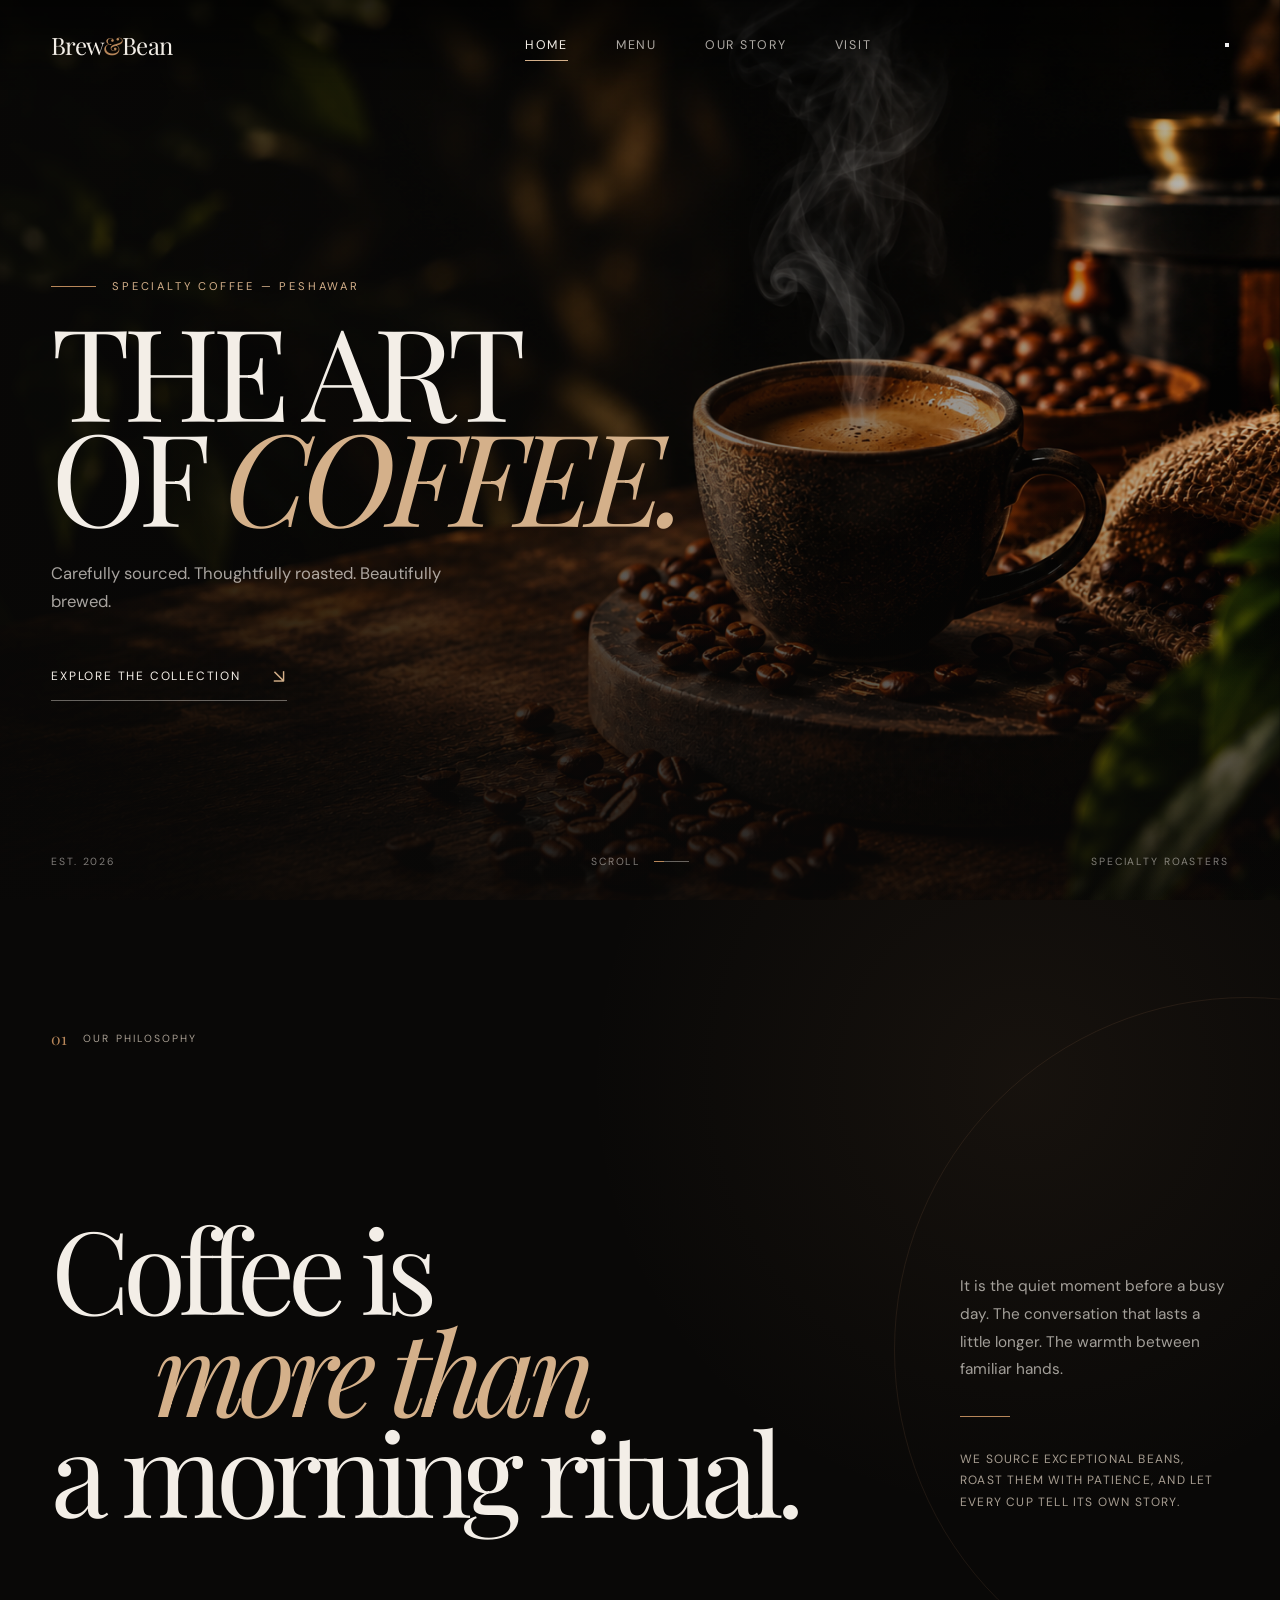
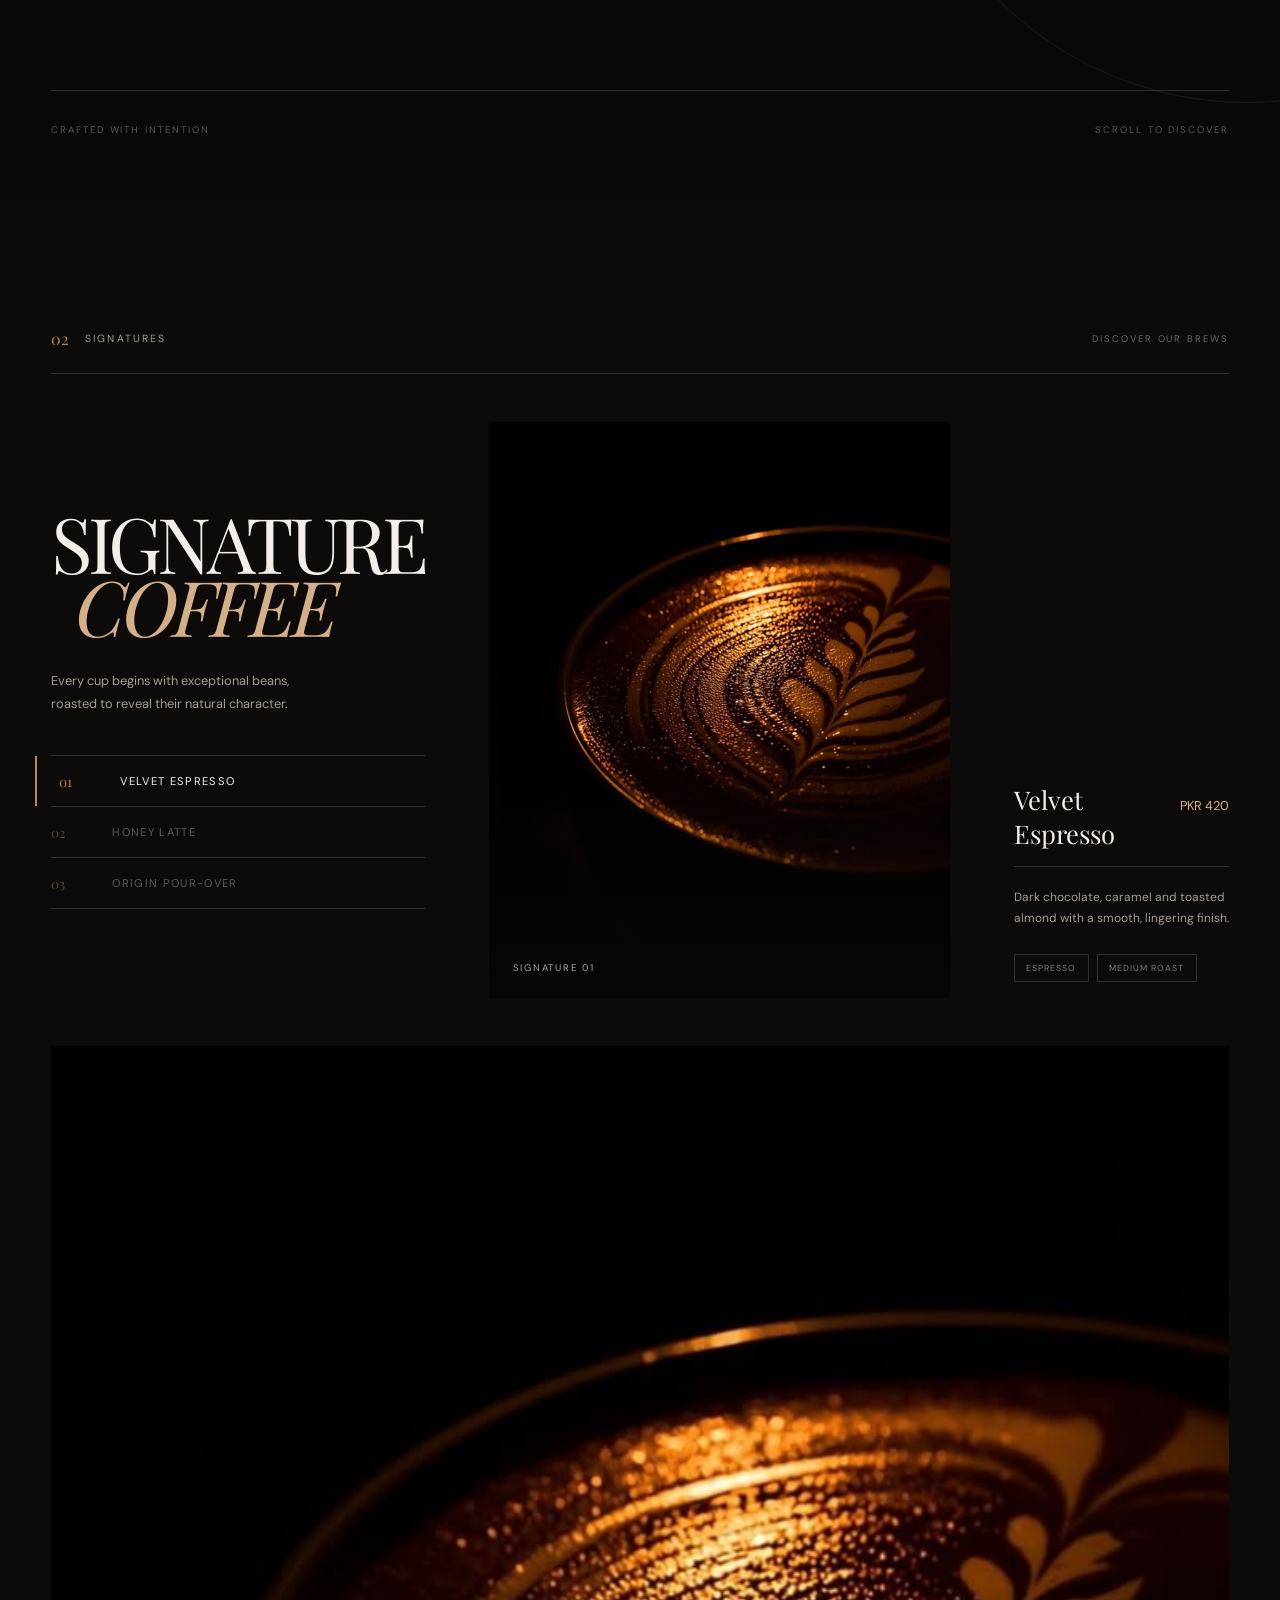
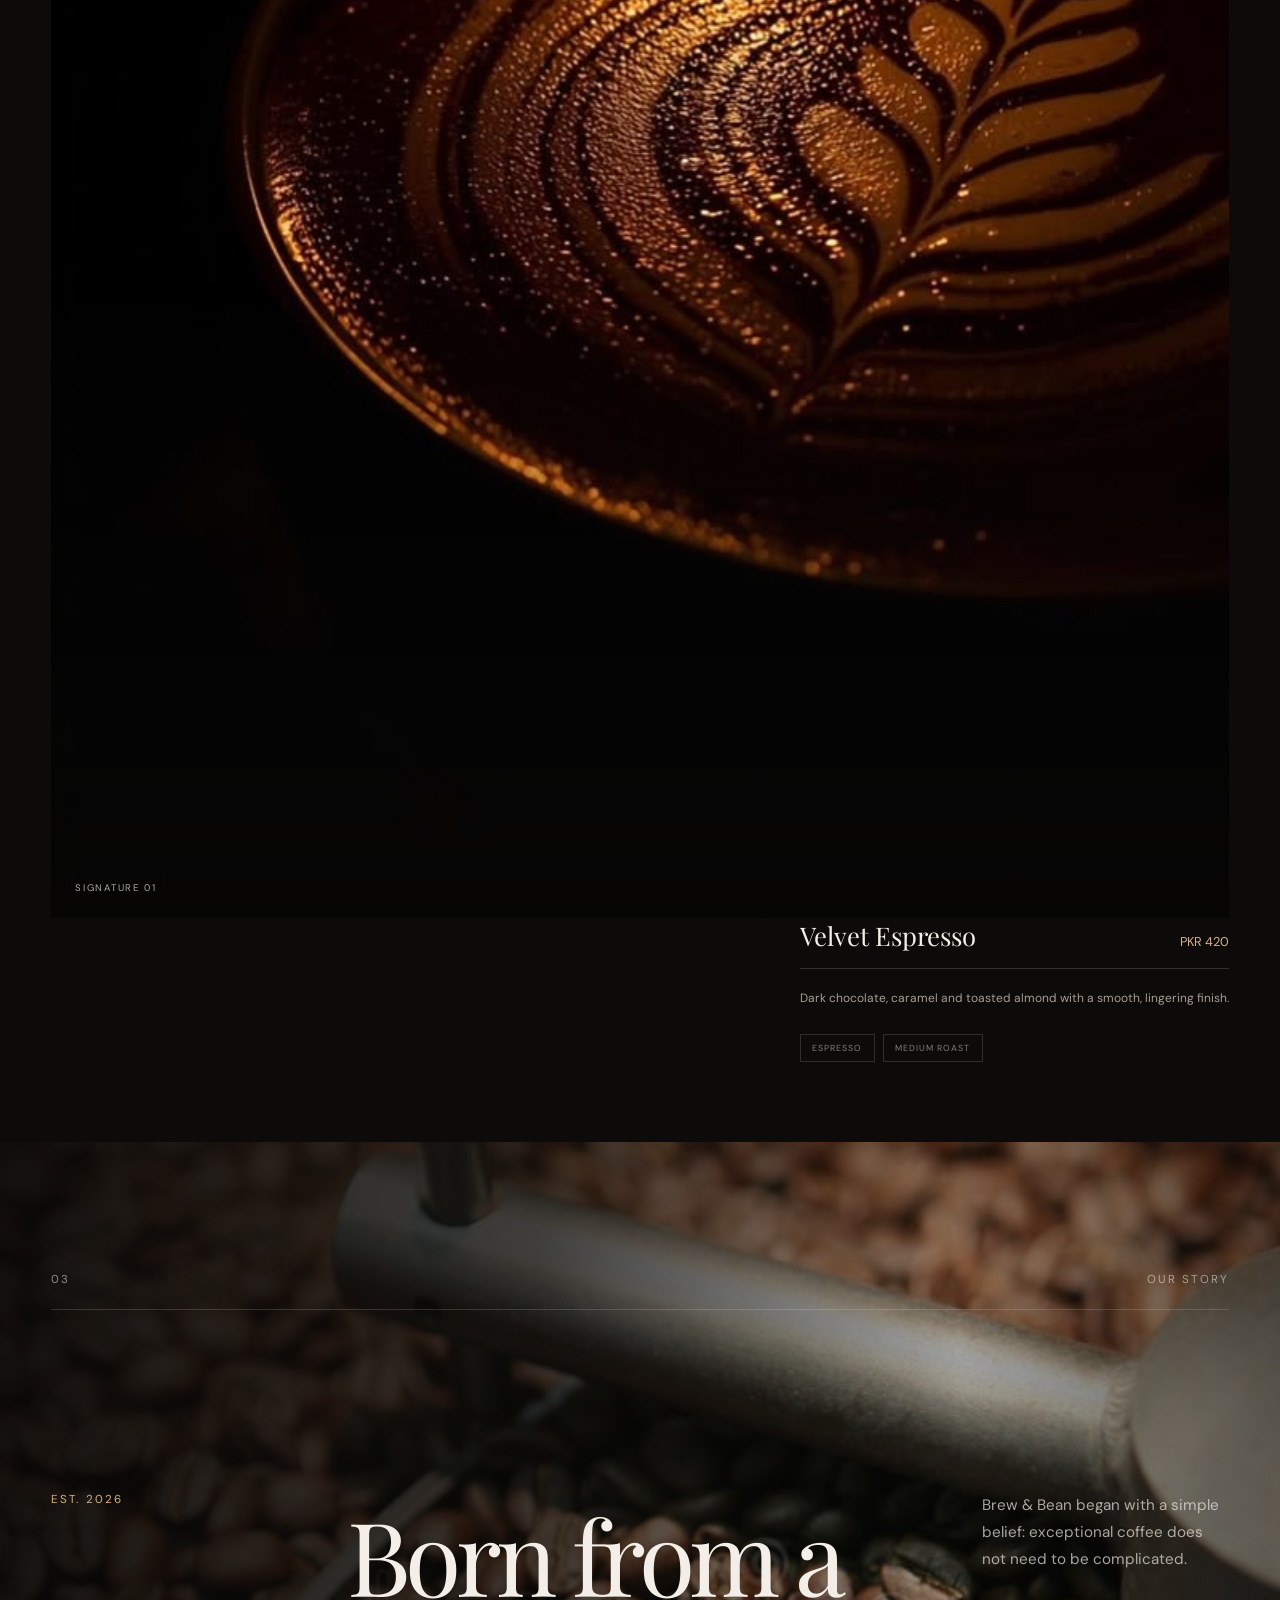
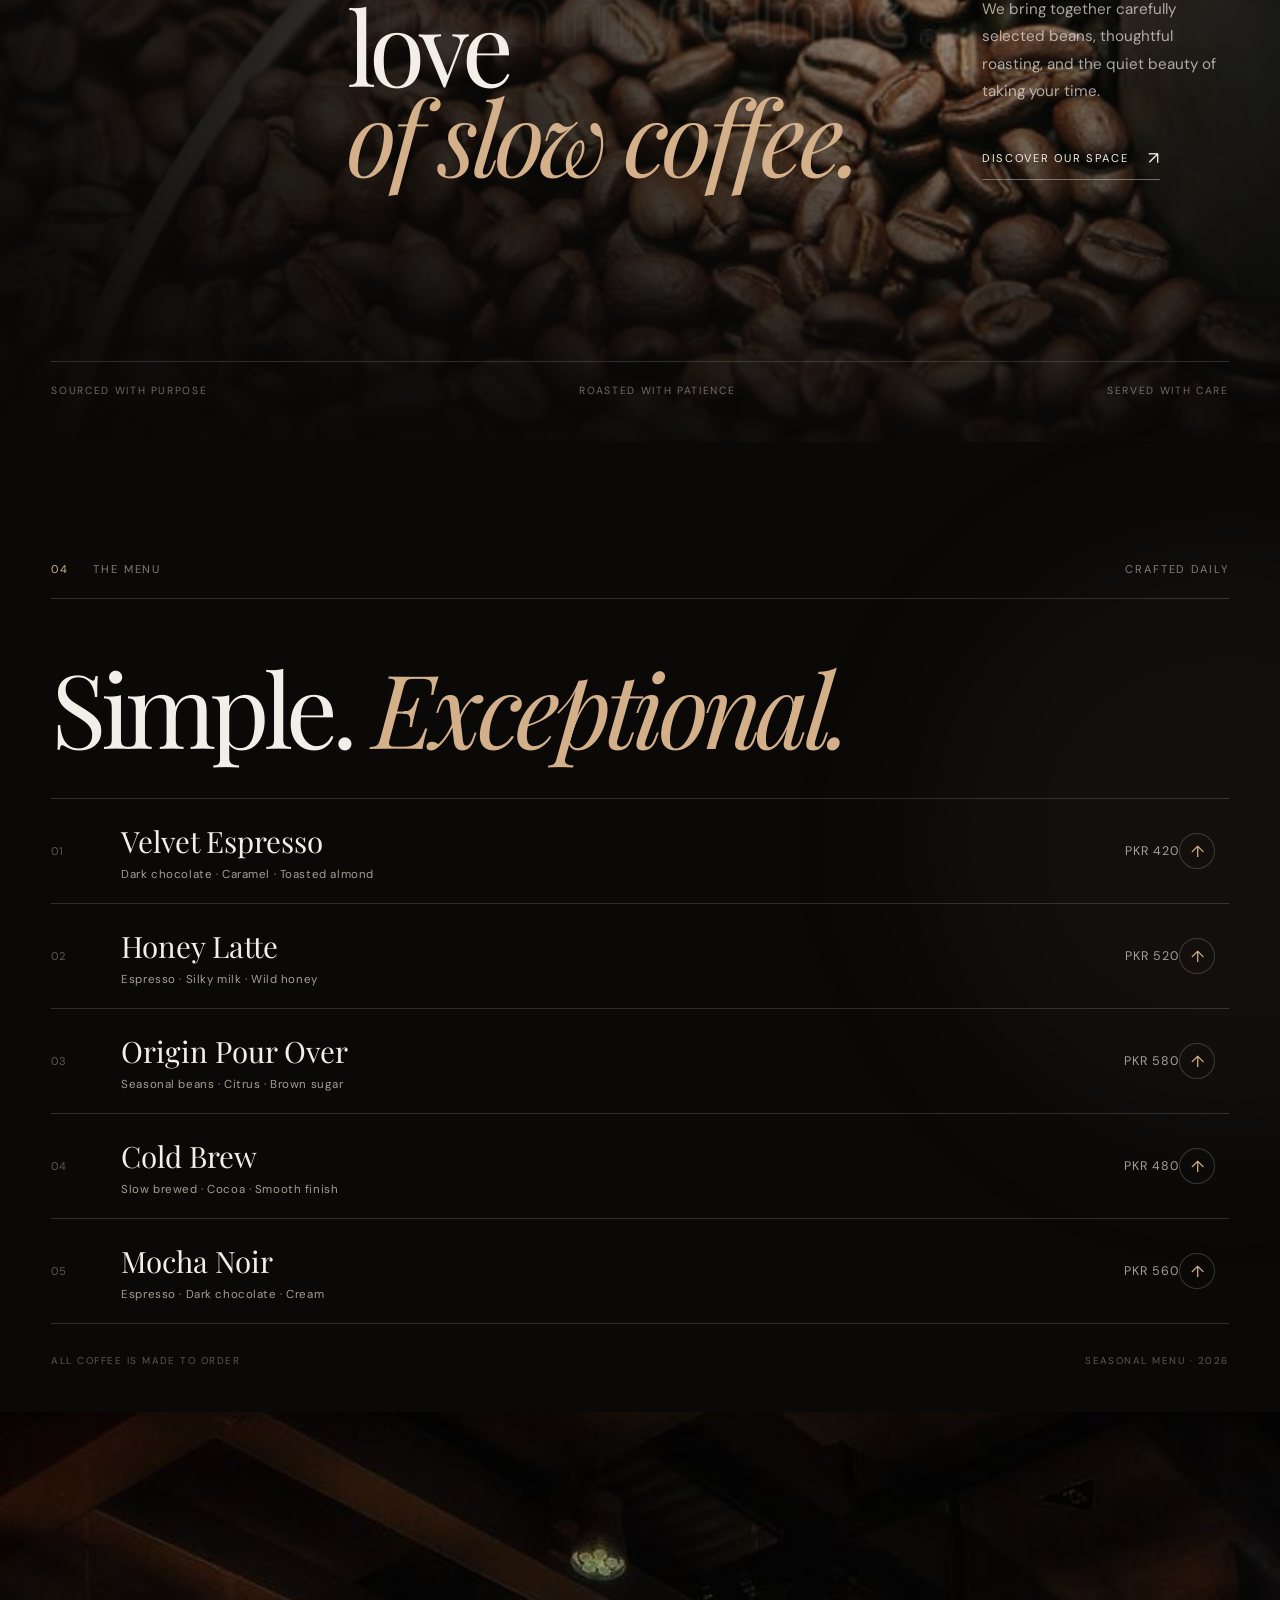
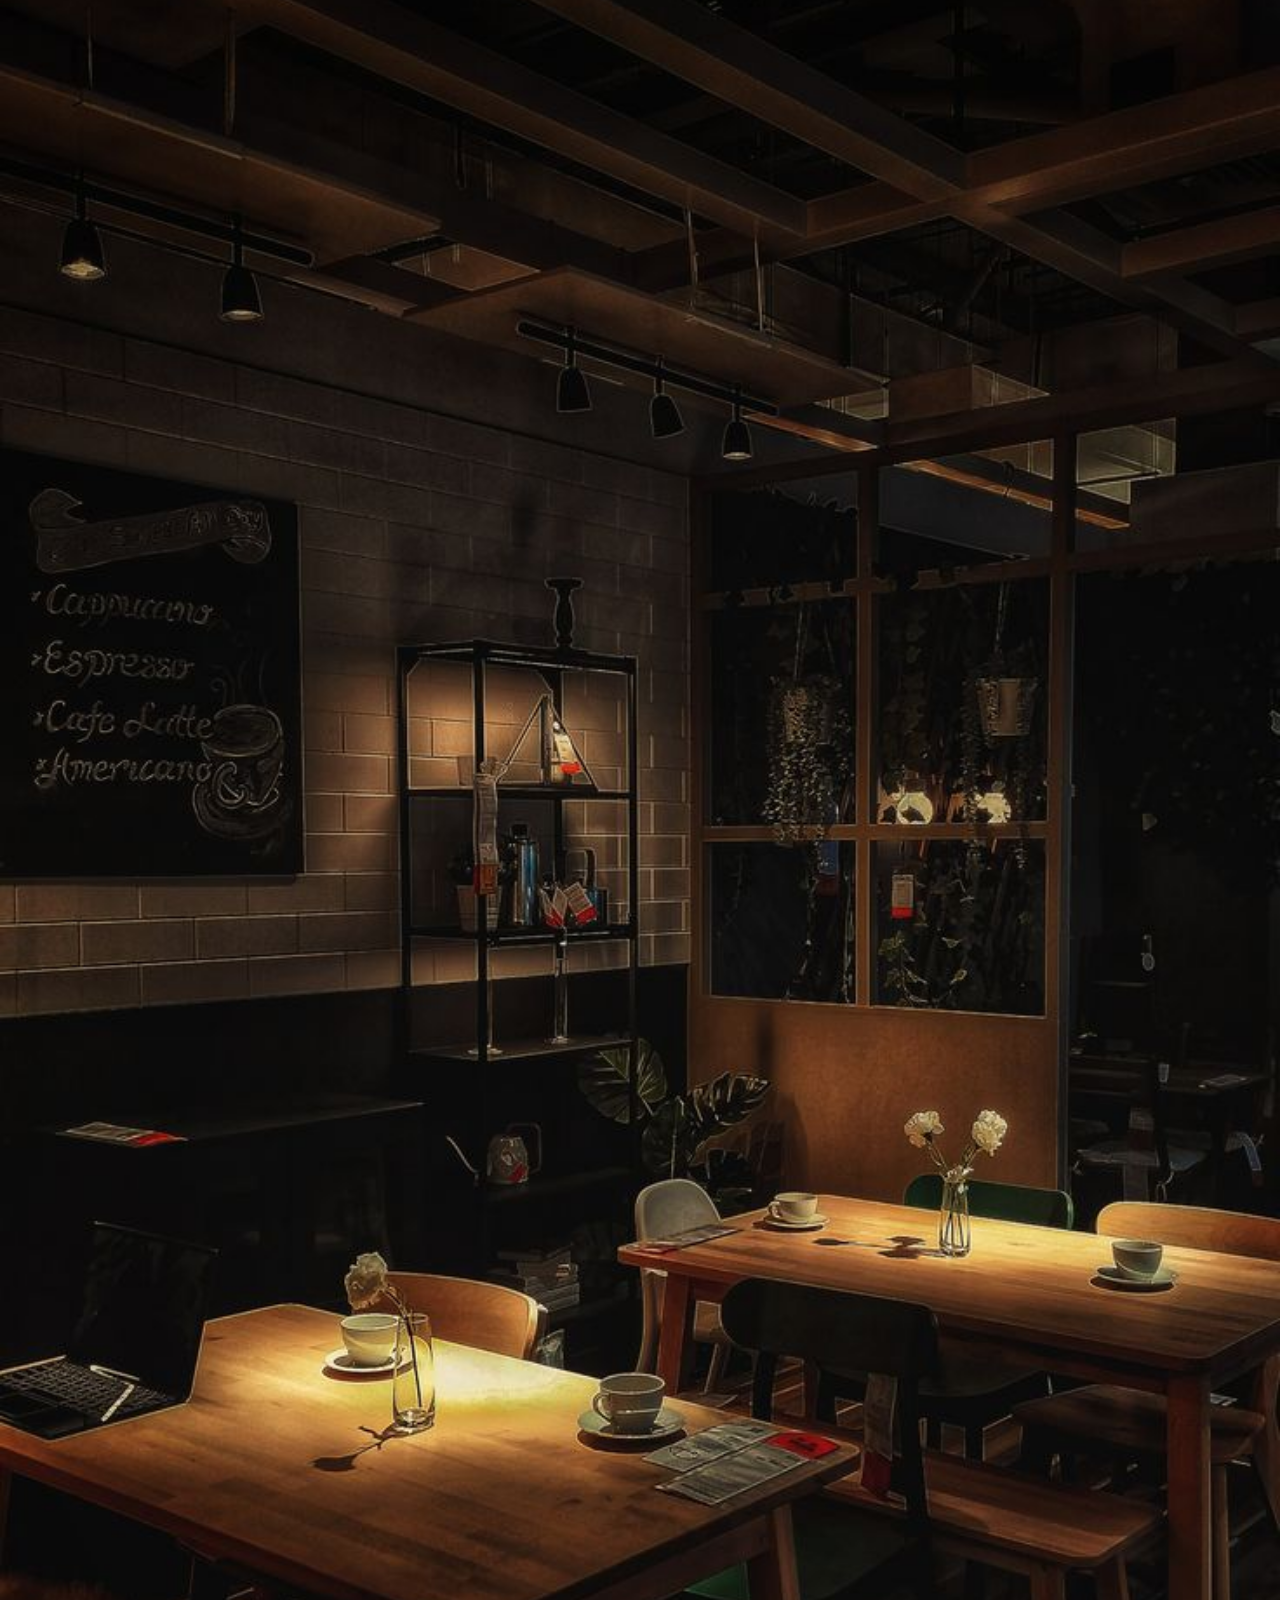
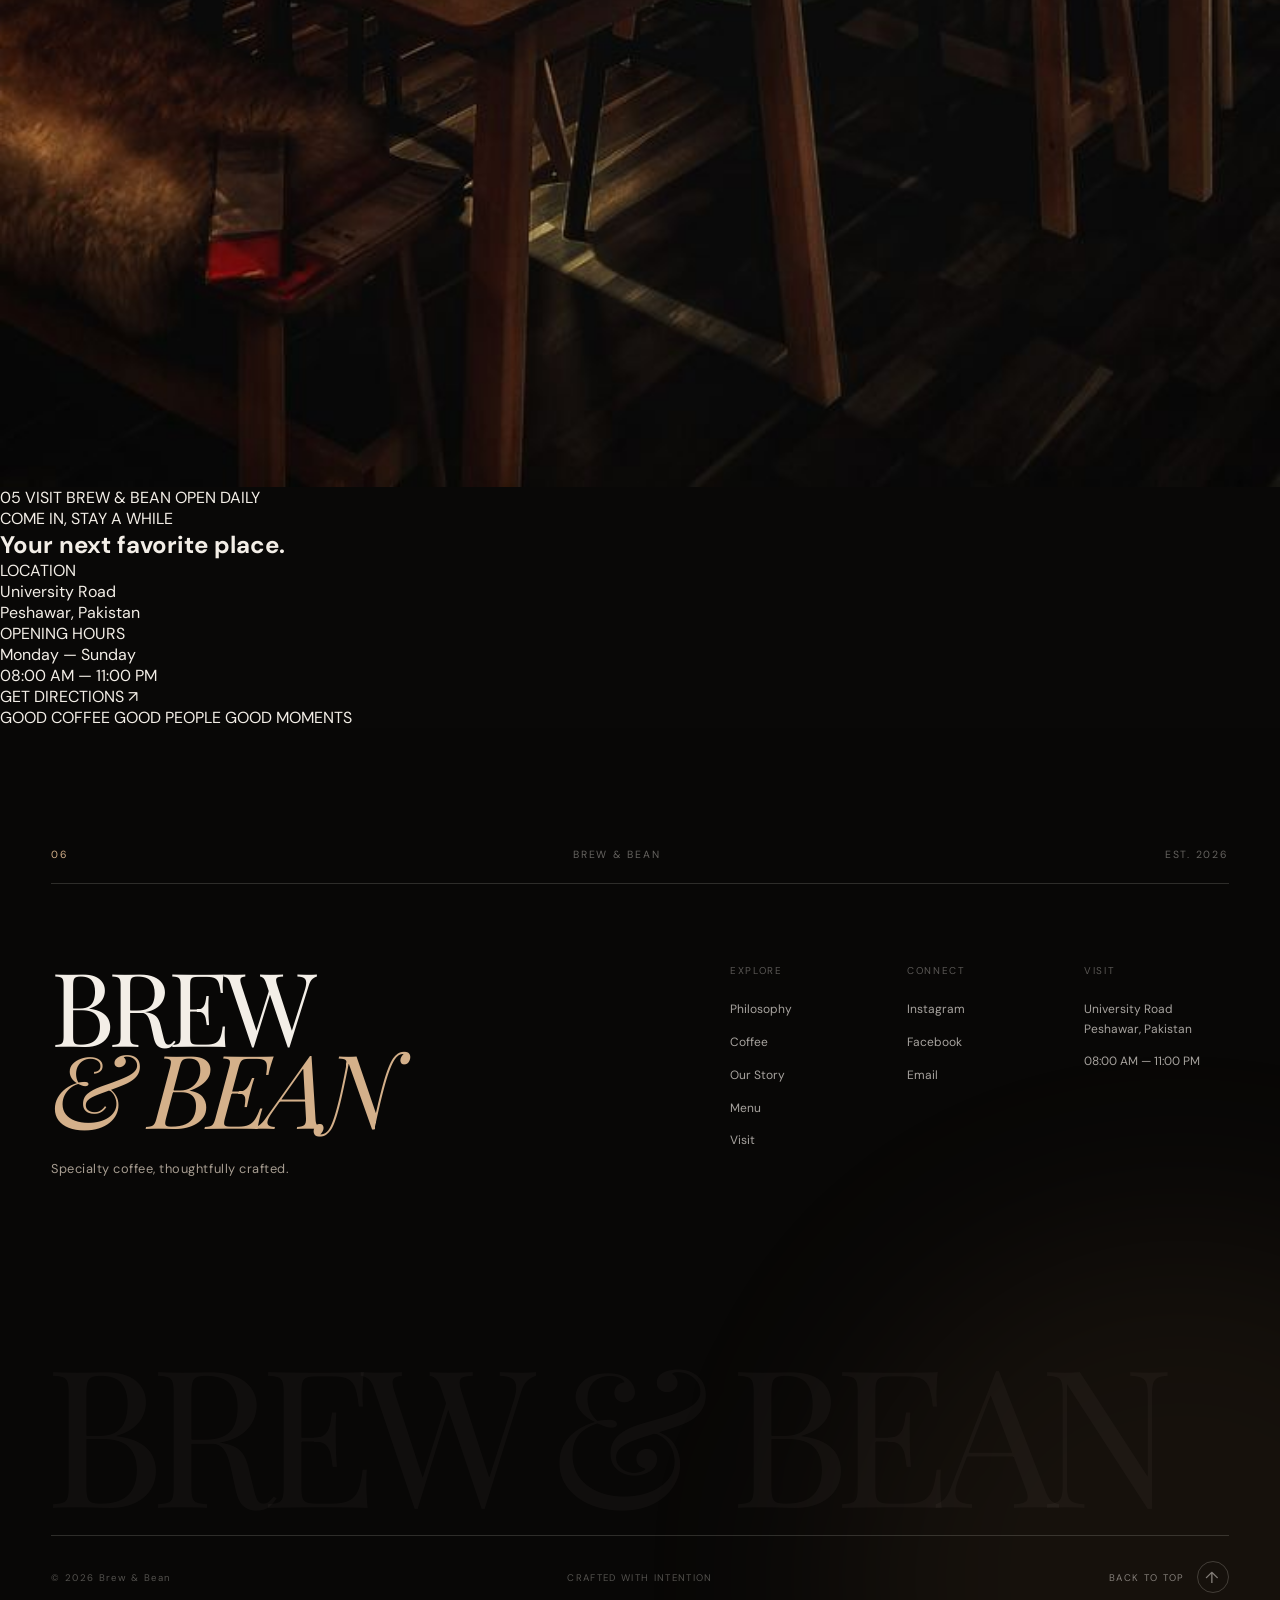
<file: Brew-and-Bean/index.html>
<!DOCTYPE html>
<html lang="en">

<head>
    <meta charset="UTF-8">

<meta
    name="viewport"
    content="width=device-width, initial-scale=1.0"
>

<meta
    name="description"
    content="Brew & Bean — specialty coffee thoughtfully crafted. Discover exceptional coffee, slow moments, and a warm café experience."
>

<meta
    name="keywords"
    content="Brew and Bean, specialty coffee, coffee shop, artisan coffee, espresso, latte, pour over, Peshawar coffee"
>

<meta
    name="author"
    content="Malaika Riaz Hussain"
>

<meta
    name="theme-color"
    content="#090807"
>

<meta
    name="robots"
    content="index, follow"
>

<title>
    Brew & Bean — Specialty Coffee
</title>


<!-- OPEN GRAPH -->

<meta
    property="og:type"
    content="website"
>

<meta
    property="og:title"
    content="Brew & Bean — Specialty Coffee"
>

<meta
    property="og:description"
    content="Specialty coffee, thoughtfully crafted."
>

<meta
    property="og:image"
    content="images/hero/coffee-hero.jpg"
>

<meta
    property="og:site_name"
    content="Brew & Bean"
>


<!-- TWITTER / X -->

<meta
    name="twitter:card"
    content="summary_large_image"
>

<meta
    name="twitter:title"
    content="Brew & Bean — Specialty Coffee"
>

<meta
    name="twitter:description"
    content="Specialty coffee, thoughtfully crafted."
>

<meta
    name="twitter:image"
    content="images/hero/coffee-hero.jpg"
>


<!-- FONTS -->

<link
    rel="preconnect"
    href="https://fonts.googleapis.com"
>

<link
    rel="preconnect"
    href="https://fonts.gstatic.com"
    crossorigin
>

<link
    href="https://fonts.googleapis.com/css2?family=DM+Sans:wght@400;500;600&family=Playfair+Display:ital,wght@0,400;0,500;1,400;1,500&display=swap"
    rel="stylesheet"
>


<!-- STYLES -->

<link
    rel="stylesheet"
    href="CSS/style.css"
>
</head>

<body>


<!-- PAGE LOADER -->
<div class="page-loader" id="pageLoader">

    <div class="loader-content">

        <span class="loader-brand">
            BREW & BEAN
        </span>

        <span class="loader-line">
            <span></span>
        </span>

        <span class="loader-caption">
            SPECIALTY COFFEE
        </span>

    </div>

</div>

<div class="scroll-progress" id="scrollProgress"></div>

    <!-- =========================
         SITE HEADER
    ========================== -->

    <header class="site-header">

        <nav class="navbar container" aria-label="Main navigation">

            <!-- Brand -->
            <a href="#home" class="logo" aria-label="Brew & Bean Home">
                Brew<span>&</span>Bean
            </a>


            <!-- Desktop Navigation -->
            <div class="nav-links">

                <a href="#home" class="nav-link active">
                    Home
                </a>

                <a href="#menu" class="nav-link">
                    Menu
                </a>

                <a href="#story" class="nav-link">
                    Our Story
                </a>

                <a href="#visit" class="nav-link">
                    Visit
                </a>



            </div>


            <!-- Mobile Menu Button -->
            <button
                class="menu-toggle"
                type="button"
                aria-label="Open navigation menu"
                aria-expanded="false"
            >
                <span></span>
                <span></span>
                <span></span>
            </button>

        </nav>

    </header>


    <!-- =========================
         MAIN CONTENT
    ========================== -->

    <main>

    <!-- =========================
         CINEMATIC HERO
    ========================== -->

    <section class="hero" id="home">

        <div class="hero-background">

            <img
                src="images/hero/coffee-hero.jpg"
                alt="Freshly brewed specialty coffee"
            >

        </div>

        <div class="hero-overlay"></div>

        <div class="hero-content">

            <p class="hero-label">
                SPECIALTY COFFEE — PESHAWAR
            </p>

            <h1 class="hero-title">
                <span>THE ART</span>
                <span>OF <em>COFFEE.</em></span>
            </h1>

            <p class="hero-description">
                Carefully sourced. Thoughtfully roasted.
                Beautifully brewed.
            </p>

            <a href="#menu" class="hero-link">
                <span>Explore the collection</span>
                <span class="arrow">↘</span>
            </a>

        </div>

        <div class="hero-bottom">

            <span>EST. 2026</span>

            <span class="scroll-indicator">
                SCROLL
                <span></span>
            </span>

            <span>SPECIALTY ROASTERS</span>

        </div>

    </section>


<!-- =========================
     PHILOSOPHY SECTION
========================== -->

<section class="philosophy" id="philosophy">

    <div class="philosophy-inner">

        <div class="philosophy-label">
            <span>01</span>
            <span>OUR PHILOSOPHY</span>
        </div>


        <div class="philosophy-main">

            <h2 class="philosophy-title">
                Coffee is
                <span>more than</span>
                a morning ritual.
            </h2>

            <div class="philosophy-copy">

                <p>
                    It is the quiet moment before a busy day.
                    The conversation that lasts a little longer.
                    The warmth between familiar hands.
                </p>

                <span class="philosophy-line"></span>

                <p class="philosophy-small">
                    We source exceptional beans, roast them
                    with patience, and let every cup tell
                    its own story.
                </p>

            </div>

        </div>


        <div class="philosophy-footer">

            <span>CRAFTED WITH INTENTION</span>

            <span>SCROLL TO DISCOVER</span>

        </div>

    </div>

</section>
<!-- =========================
     SIGNATURE COFFEE
========================== -->

<section class="coffee-showcase" id="signatures">

    <div class="coffee-showcase-inner">

        <!-- Section Header -->

        <div class="coffee-header">

            <div class="coffee-number">
                <span>02</span>
                <span>SIGNATURES</span>
            </div>

            <p>
                DISCOVER OUR BREWS
            </p>

        </div>


        <!-- Main Showcase -->

        <div class="coffee-showcase-grid">

    <!-- =========================
         COFFEE INTRO
    ========================== -->

    <div class="coffee-intro">

        <h2>
            SIGNATURE
            <span>COFFEE</span>
        </h2>

        <p>
            Every cup begins with exceptional beans,
            roasted to reveal their natural character.
        </p>


        <!-- Coffee Selector -->

        <div class="coffee-selector">

            <button
                class="coffee-select active"
                data-coffee="0"
                type="button"
            >
                <span>01</span>
                <span>Velvet Espresso</span>
            </button>

            <button
                class="coffee-select"
                data-coffee="1"
                type="button"
            >
                <span>02</span>
                <span>Honey Latte</span>
            </button>

            <button
                class="coffee-select"
                data-coffee="2"
                type="button"
            >
                <span>03</span>
                <span>Origin Pour-Over</span>
            </button>

        </div>

    </div>


    <!-- =========================
         FEATURE IMAGE
    ========================== -->

    <div class="coffee-feature">

        <div class="coffee-image">

            <img
                id="coffeeImage"
                src="images/coffee/espresso.jpg"
                alt="Velvet espresso served in a dark ceramic cup"
            >

            <div class="image-overlay"></div>

            <span
                class="image-label"
                id="coffeeImageLabel"
            >
                SIGNATURE 01
            </span>

        </div>

    </div>


    <!-- =========================
         COFFEE DETAILS
    ========================== -->

    <div class="coffee-details">

        <div class="coffee-title-row">

            <h3 id="coffeeName">
                Velvet Espresso
            </h3>

            <span
                class="coffee-price"
                id="coffeePrice"
            >
                PKR 420
            </span>

        </div>


        <p id="coffeeDescription">
            Dark chocolate, caramel and toasted
            almond with a smooth, lingering finish.
        </p>


        <div
            class="coffee-tags"
            id="coffeeTags"
        >

            <span>
                ESPRESSO
            </span>

            <span>
                MEDIUM ROAST
            </span>

        </div>

    </div>

</div>

            <!-- Coffee Image -->

            <div class="coffee-feature">

                <div class="coffee-image">

                    <img
                        src="images/coffee/espresso.jpg"
                        alt="Velvet espresso served in a dark ceramic cup"
                    >

                    <div class="image-overlay"></div>

                    <span class="image-label">
                        SIGNATURE 01
                    </span>

                </div>

            </div>


            <!-- Coffee Details -->

            <div class="coffee-details">

                <div class="coffee-title-row">

                    <h3>
                        Velvet Espresso
                    </h3>

                    <span class="coffee-price">
                        PKR 420
                    </span>

                </div>

                <p>
                    Dark chocolate, caramel and
                    toasted almond with a smooth,
                    lingering finish.
                </p>

                <div class="coffee-tags">

                    <span>
                        ESPRESSO
                    </span>

                    <span>
                        MEDIUM ROAST
                    </span>

                </div>

            </div>

        </div>

    </div>

</section>

<!-- OUR STORY -->
<section class="story" id="story">

    <div class="story-bg">
        <img src="images/coffee/story.jpg" alt="Coffee beans being prepared">
    </div>

    <div class="story-overlay"></div>

    <div class="story-inner">

        <div class="story-top">
            <span>03</span>
            <span>OUR STORY</span>
        </div>

        <div class="story-content">

            <div class="story-label">
                EST. 2026
            </div>

            <h2>
                Born from a love
                <span>of slow coffee.</span>
            </h2>

            <div class="story-text">
                <p>
                    Brew & Bean began with a simple belief:
                    exceptional coffee does not need to be complicated.
                </p>

                <p>
                    We bring together carefully selected beans,
                    thoughtful roasting, and the quiet beauty of
                    taking your time.
                </p>

                <a href="#visit" class="story-link">
                    <span>DISCOVER OUR SPACE</span>
                    <span class="story-arrow">↗</span>
                </a>
            </div>

        </div>

        <div class="story-bottom">
            <span>SOURCED WITH PURPOSE</span>
            <span>ROASTED WITH PATIENCE</span>
            <span>SERVED WITH CARE</span>
        </div>

    </div>

</section>

<!-- MENU -->
<section class="menu-section" id="menu">

    <div class="menu-inner">

        <div class="menu-header">
            <div>
                <span class="menu-number">04</span>
                <span class="menu-label">THE MENU</span>
            </div>

            <span class="menu-note">CRAFTED DAILY</span>
        </div>

        <div class="menu-title">
            <h2>
                Simple.
                <span>Exceptional.</span>
            </h2>
        </div>

        <div class="menu-list">

            <article class="menu-item">
                <div class="menu-item-number">01</div>

                <div class="menu-item-info">
                    <h3>Velvet Espresso</h3>
                    <p>
                        Dark chocolate · Caramel · Toasted almond
                    </p>
                </div>

                <div class="menu-item-price">
                    PKR 420
                </div>

                <div class="menu-item-arrow">↗</div>
            </article>


            <article class="menu-item">
                <div class="menu-item-number">02</div>

                <div class="menu-item-info">
                    <h3>Honey Latte</h3>
                    <p>
                        Espresso · Silky milk · Wild honey
                    </p>
                </div>

                <div class="menu-item-price">
                    PKR 520
                </div>

                <div class="menu-item-arrow">↗</div>
            </article>


            <article class="menu-item">
                <div class="menu-item-number">03</div>

                <div class="menu-item-info">
                    <h3>Origin Pour Over</h3>
                    <p>
                        Seasonal beans · Citrus · Brown sugar
                    </p>
                </div>

                <div class="menu-item-price">
                    PKR 580
                </div>

                <div class="menu-item-arrow">↗</div>
            </article>


            <article class="menu-item">
                <div class="menu-item-number">04</div>

                <div class="menu-item-info">
                    <h3>Cold Brew</h3>
                    <p>
                        Slow brewed · Cocoa · Smooth finish
                    </p>
                </div>

                <div class="menu-item-price">
                    PKR 480
                </div>

                <div class="menu-item-arrow">↗</div>
            </article>


            <article class="menu-item">
                <div class="menu-item-number">05</div>

                <div class="menu-item-info">
                    <h3>Mocha Noir</h3>
                    <p>
                        Espresso · Dark chocolate · Cream
                    </p>
                </div>

                <div class="menu-item-price">
                    PKR 560
                </div>

                <div class="menu-item-arrow">↗</div>
            </article>

        </div>

        <div class="menu-footer">
            <span>ALL COFFEE IS MADE TO ORDER</span>
            <span>SEASONAL MENU · 2026</span>
        </div>

    </div>

</section>


<!-- VISIT -->
<section class="visit" id="visit">

    <div class="visit-image">
        <img src="images/coffee/cafe.jpg" alt="Brew and Bean coffee shop interior">
    </div>

    <div class="visit-overlay"></div>

    <div class="visit-inner">

        <div class="visit-top">
            <span>05</span>
            <span>VISIT BREW & BEAN</span>
            <span>OPEN DAILY</span>
        </div>

        <div class="visit-main">

            <div class="visit-heading">
                <span class="visit-eyebrow">COME IN, STAY A WHILE</span>

                <h2>
                    Your next
                    <span>favorite place.</span>
                </h2>
            </div>

            <div class="visit-details">

                <div class="visit-detail">
                    <span class="detail-label">LOCATION</span>

                    <p>
                        University Road<br>
                        Peshawar, Pakistan
                    </p>
                </div>

                <div class="visit-detail">
                    <span class="detail-label">OPENING HOURS</span>

                    <p>
                        Monday — Sunday<br>
                        08:00 AM — 11:00 PM
                    </p>
                </div>

                <a
    href="https://www.google.com/maps/search/?api=1&query=University+Road+Peshawar"
    target="_blank"
    rel="noopener noreferrer"
    class="directions-btn"
>
                    <span>GET DIRECTIONS</span>
                    <span>↗</span>
                </a>

            </div>

        </div>

        <div class="visit-bottom">

            <span>GOOD COFFEE</span>

            <span class="visit-dot"></span>

            <span>GOOD PEOPLE</span>

            <span class="visit-dot"></span>

            <span>GOOD MOMENTS</span>

        </div>

    </div>

</section>

<!-- FOOTER -->
<footer class="site-footer" id="footer">

    <div class="footer-glow"></div>

    <div class="footer-inner">

        <div class="footer-top">

            <span>06</span>

            <span>BREW & BEAN</span>

            <span>EST. 2026</span>

        </div>


        <div class="footer-main">

            <div class="footer-brand">

                <h2>
                    BREW
                    <span>& BEAN</span>
                </h2>

                <p>
                    Specialty coffee, thoughtfully crafted.
                </p>

            </div>


            <div class="footer-links">

                <div class="footer-column">

                    <span class="footer-heading">
                        EXPLORE
                    </span>

                    <a href="#philosophy">Philosophy</a>
                    <a href="#signatures">Coffee</a>
                    <a href="#story">Our Story</a>
                    <a href="#menu">Menu</a>
                    <a href="#visit">Visit</a>

                </div>


                <div class="footer-column">

                    <span class="footer-heading">
                        CONNECT
                    </span>

                    <a href="#">Instagram</a>
                    <a href="#">Facebook</a>
                    <a href="#">Email</a>

                </div>


                <div class="footer-column">

                    <span class="footer-heading">
                        VISIT
                    </span>

                    <p>
                        University Road<br>
                        Peshawar, Pakistan
                    </p>

                    <p>
                        08:00 AM — 11:00 PM
                    </p>

                </div>

            </div>

        </div>


        <div class="footer-wordmark">
            BREW & BEAN
        </div>


        <div class="footer-bottom">

            <span>
                © 2026 Brew & Bean
            </span>

            <span>
                CRAFTED WITH INTENTION
            </span>

            <button class="back-top" id="backTop">
                BACK TO TOP
                <span>↑</span>
            </button>

        </div>

    </div>

</footer>


</main>


    <!-- Main JavaScript -->
    <script src="JS/script.js"></script>

</body>

</html>
</file>
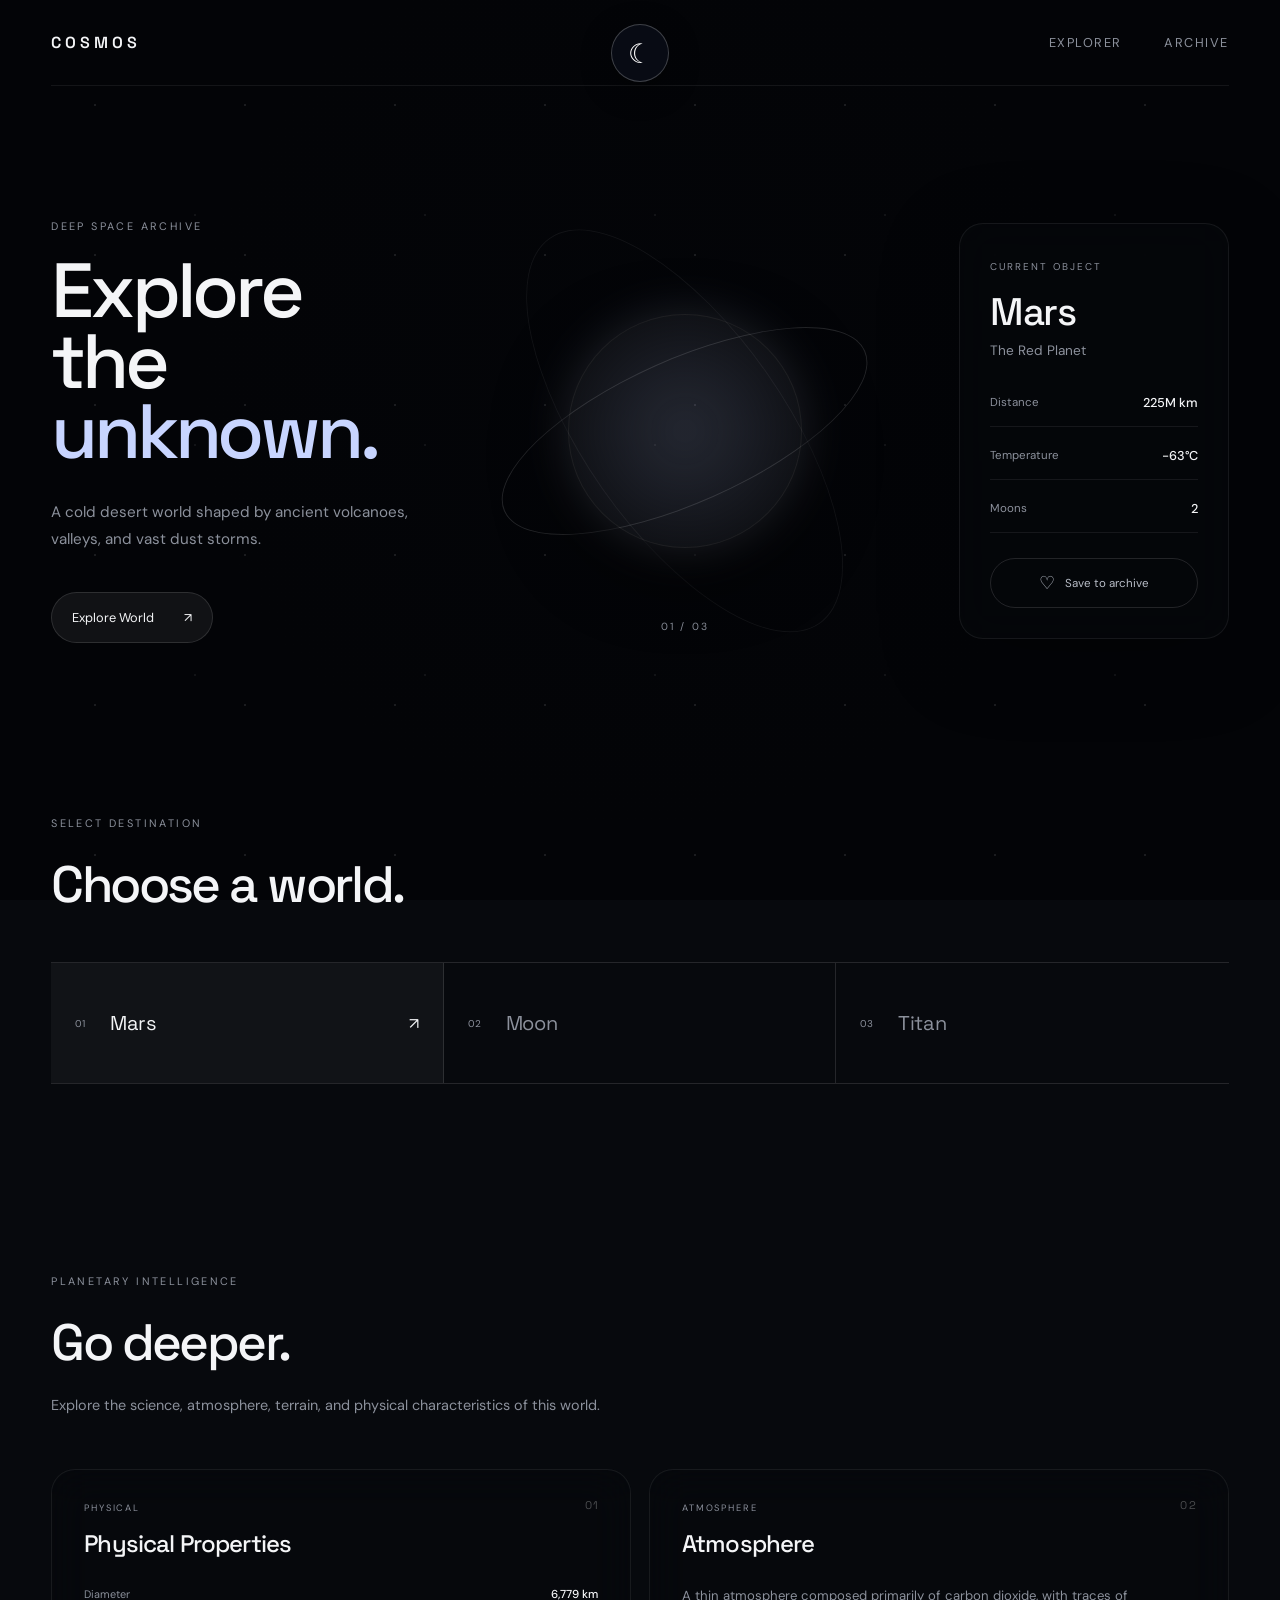
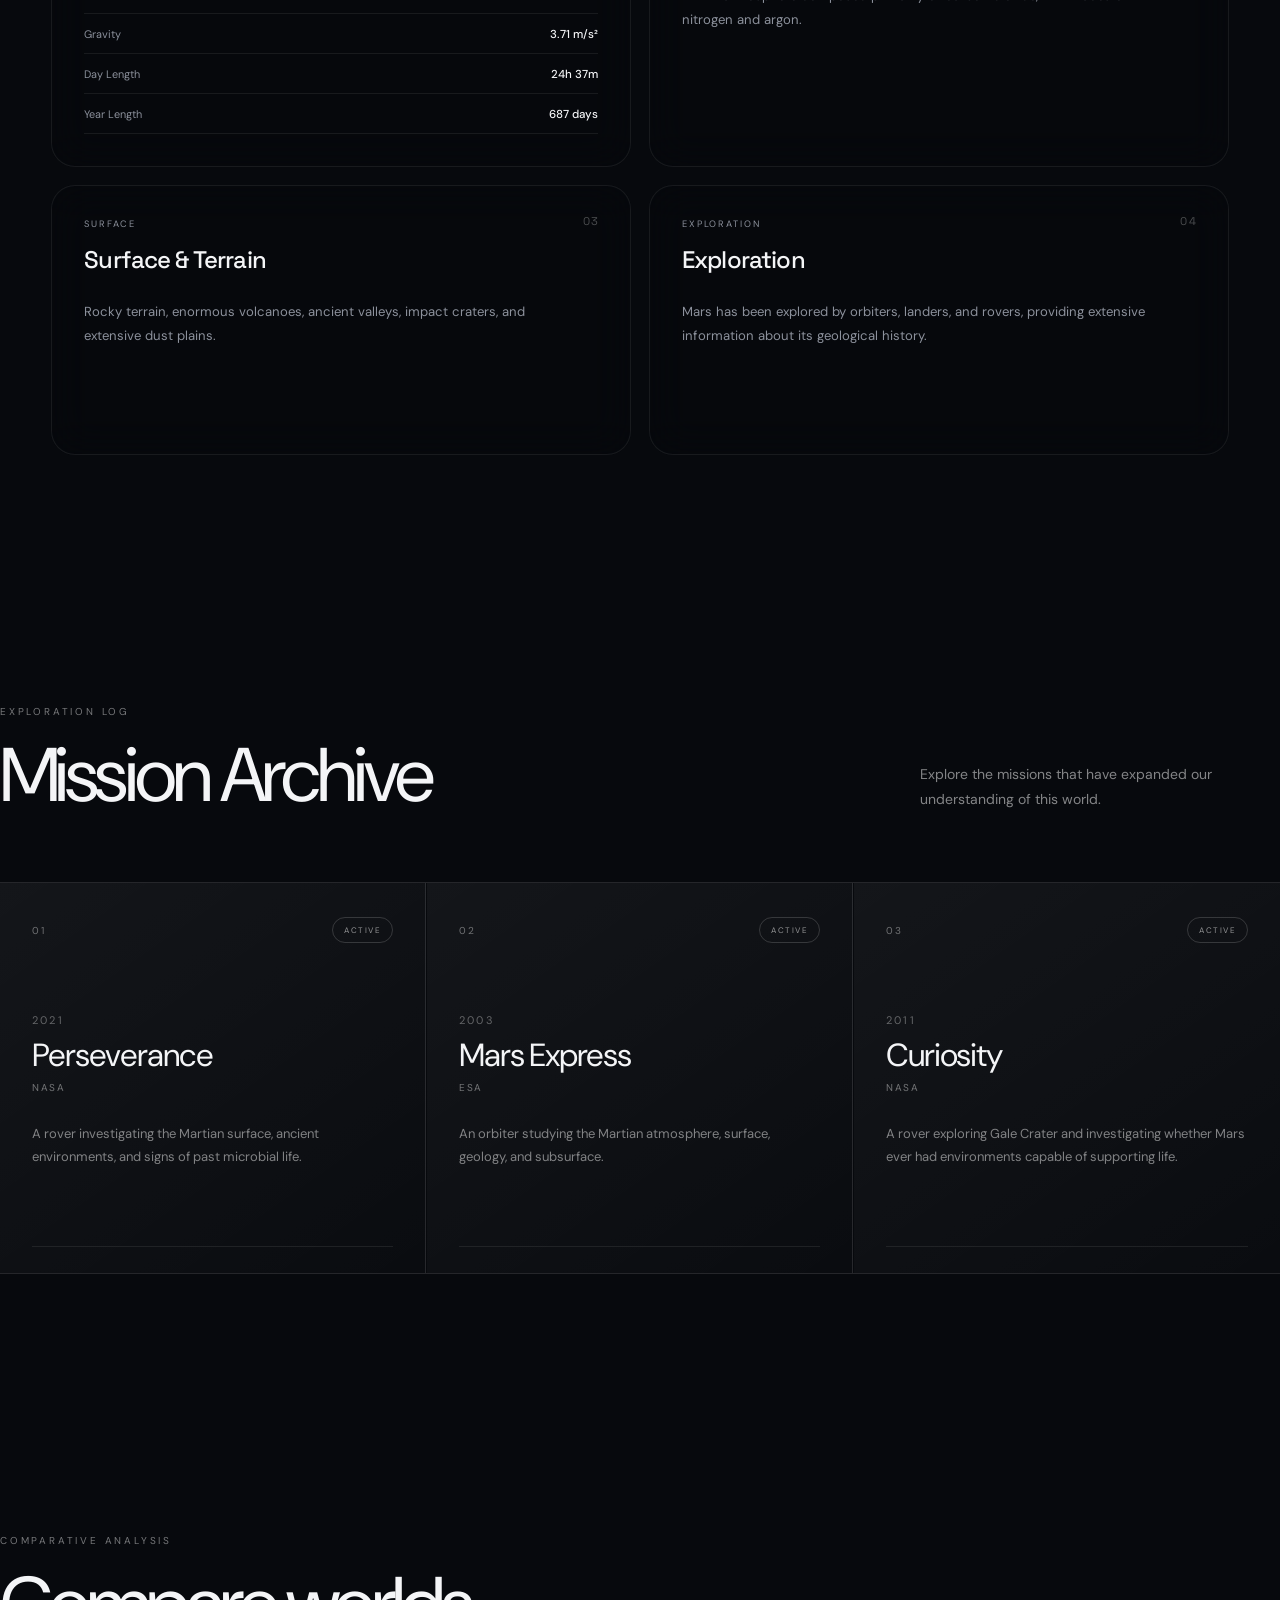
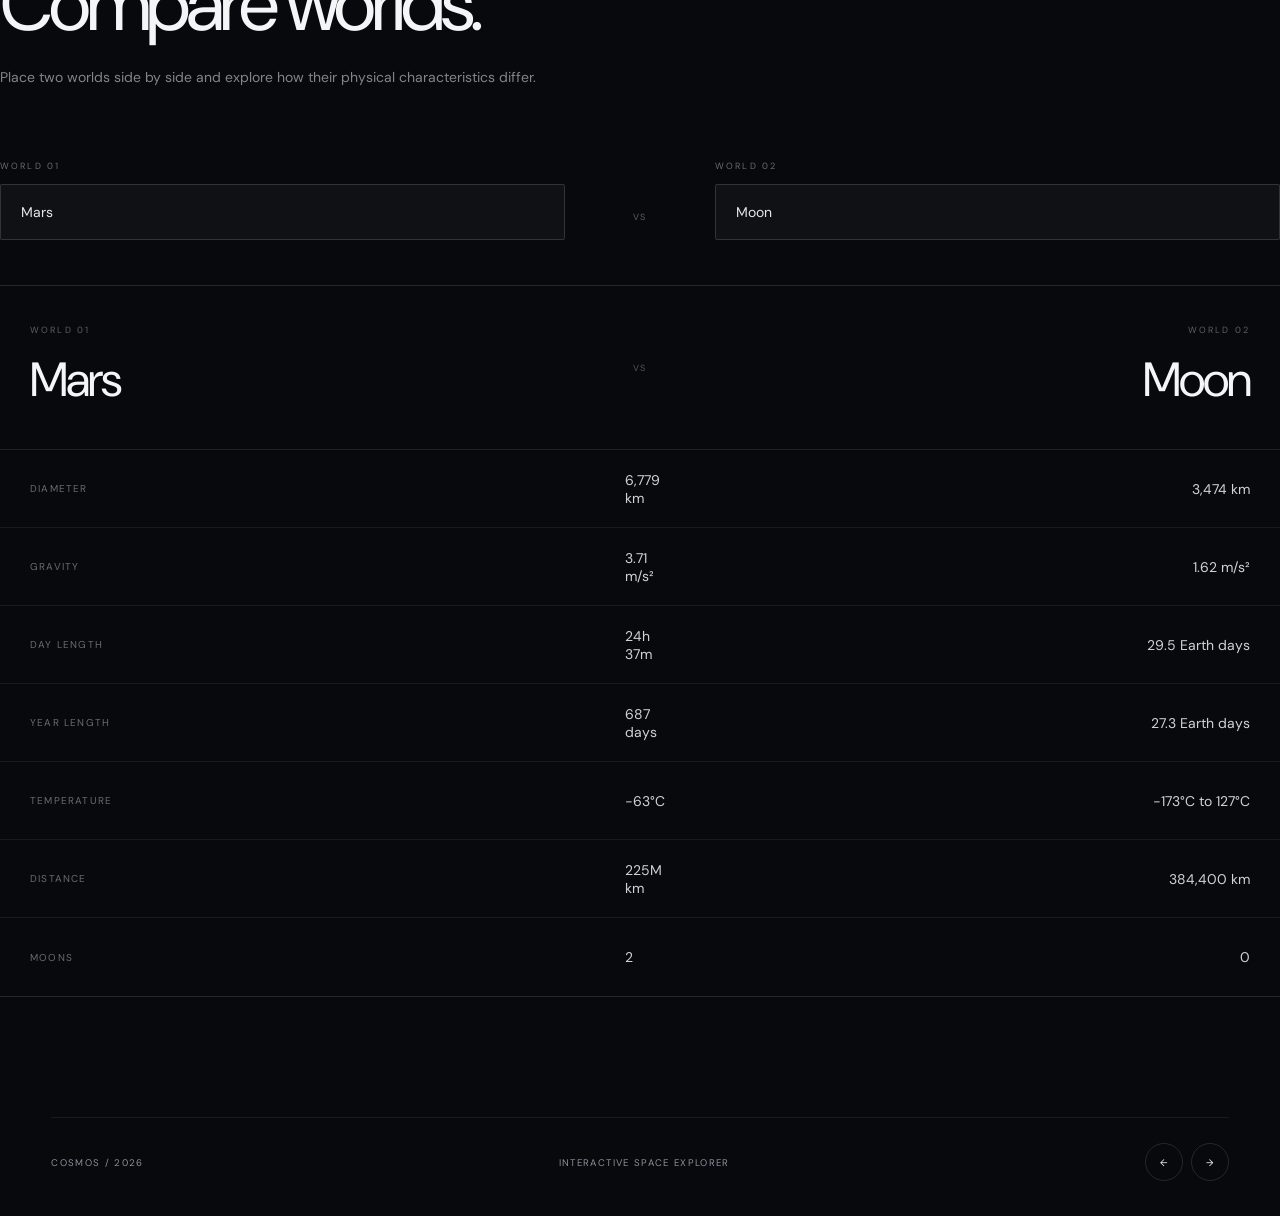
<file: COSMOS/index.html>
<!DOCTYPE html>
<html lang="en">

<head>
    <meta charset="UTF-8">
    <meta name="viewport" content="width=device-width, initial-scale=1.0">

    <title>COSMOS — Interactive Space Explorer</title>

    <link rel="stylesheet" href="style.css">
</head>


<body>

    <!-- =========================================
         FULL SCREEN SOLAR SYSTEM BACKGROUND
         ========================================= -->

    <div class="space-background">

        <video
            class="solar-system-video"
            autoplay
            muted
            loop
            playsinline
        >
            <source
                src="videos/solar-system.mp4"
                type="video/mp4"
            >

            Your browser does not support video.
        </video>

        <div class="space-overlay"></div>

    </div>


    <!-- =========================================
         HEADER
         ========================================= -->

    <header class="site-header">

        <a href="#" class="logo">
            COSMOS
        </a>

        <nav class="main-nav">
            <a href="#explorer">Explorer</a>
            <a href="#archive">Archive</a>
        </nav>

        <button
            class="mode-toggle"
            id="modeToggle"
            aria-label="Toggle visual mode"
        >
            <span>◐</span>
        </button>

    </header>


    <!-- =========================================
         MAIN
         ========================================= -->

    <main>


        <!-- =====================================
             EXPLORER
             ===================================== -->

        <section
            class="explorer"
            id="explorer"
        >


            <!-- Introduction -->

            <div class="intro">

                <span class="eyebrow">
                    DEEP SPACE ARCHIVE
                </span>

                <h1>
                    Explore<br>
                    the <em>unknown.</em>
                </h1>

                <p id="planetDescription">
                    A cold desert world shaped by ancient volcanoes,
                    valleys, and vast dust storms.
                </p>

                <button
                    class="explore-button"
                    id="exploreButton"
                >

                    <span>
                        Explore World
                    </span>

                    <span>
                        ↗
                    </span>

                </button>

            </div>


            <!-- =================================
                 CENTRAL SPACE VISUAL
                 ================================= -->

            <div class="planet-stage">

                <div class="orbit orbit-one"></div>

                <div class="orbit orbit-two"></div>

                <div class="planet" id="planetVisual">

                    <div class="planet-glow"></div>

                </div>

                <span
                    class="planet-label"
                    id="planetCounter"
                >
                    01 / 03
                </span>

            </div>


            <!-- =================================
                 PLANET INFORMATION
                 ================================= -->

            <aside class="planet-info">

                <span class="info-label">
                    CURRENT OBJECT
                </span>


                <h2 id="planetName">
                    Mars
                </h2>


                <p
                    id="planetTagline"
                    class="planet-tagline"
                >
                    The Red Planet
                </p>


                <!-- Statistics -->

                <div class="stats">

                    <div class="stat">

                        <span>
                            Distance
                        </span>

                        <strong id="planetDistance">
                            225M km
                        </strong>

                    </div>


                    <div class="stat">

                        <span>
                            Temperature
                        </span>

                        <strong id="planetTemperature">
                            −63°C
                        </strong>

                    </div>


                    <div class="stat">

                        <span>
                            Moons
                        </span>

                        <strong id="planetMoons">
                            2
                        </strong>

                    </div>

                </div>


                <!-- Favorite -->
<button id="favoriteButton" class="favorite-button" type="button">
    <span id="favoriteIcon">♡</span>
    <span>Save to archive</span>
</button>
                

            </aside>

        </section>


        <!-- =====================================
             ARCHIVE
             ===================================== -->

        <section
            class="archive"
            id="archive"
        >

            <div class="section-heading">

                <span class="eyebrow">
                    SELECT DESTINATION
                </span>

                <h2>
                    Choose a world.
                </h2>

            </div>


            <!-- Planet Selector -->

            <div class="planet-selector">


                <!-- MARS -->

                <button
                    class="planet-card active"
                    data-planet="mars"
                >

                    <span class="planet-number">
                        01
                    </span>

                    <span class="planet-name">
                        Mars
                    </span>

                    <span class="planet-arrow">
                        ↗
                    </span>

                </button>


                <!-- MOON -->

                <button
                    class="planet-card"
                    data-planet="moon"
                >

                    <span class="planet-number">
                        02
                    </span>

                    <span class="planet-name">
                        Moon
                    </span>

                    <span class="planet-arrow">
                        ↗
                    </span>

                </button>


                <!-- TITAN -->

                <button
                    class="planet-card"
                    data-planet="titan"
                >

                    <span class="planet-number">
                        03
                    </span>

                    <span class="planet-name">
                        Titan
                    </span>

                    <span class="planet-arrow">
                        ↗
                    </span>

                </button>

            </div>

        </section>

<!-- =====================================
     PLANETARY DEEP DIVE
     ===================================== -->

<section class="deep-dive" id="deepDive">

    <div class="section-heading">

        <span class="eyebrow">
            PLANETARY INTELLIGENCE
        </span>

        <h2>
            Go deeper.
        </h2>

        <p class="deep-dive-intro">
            Explore the science, atmosphere, terrain,
            and physical characteristics of this world.
        </p>

    </div>


    <div class="deep-dive-grid">


        <!-- Physical Properties -->

        <article class="deep-card">

            <span class="deep-card-number">
                01
            </span>

            <span class="deep-card-label">
                PHYSICAL
            </span>

            <h3>
                Physical Properties
            </h3>

            <div class="deep-stat-list">

                <div class="deep-stat">
                    <span>Diameter</span>
                    <strong id="deepDiameter">6,779 km</strong>
                </div>

                <div class="deep-stat">
                    <span>Gravity</span>
                    <strong id="deepGravity">3.71 m/s²</strong>
                </div>

                <div class="deep-stat">
                    <span>Day Length</span>
                    <strong id="deepDay">24h 37m</strong>
                </div>

                <div class="deep-stat">
                    <span>Year Length</span>
                    <strong id="deepYear">687 days</strong>
                </div>

            </div>

        </article>


        <!-- Atmosphere -->

        <article class="deep-card">

            <span class="deep-card-number">
                02
            </span>

            <span class="deep-card-label">
                ATMOSPHERE
            </span>

            <h3>
                Atmosphere
            </h3>

            <p id="deepAtmosphere">
                A thin atmosphere composed primarily
                of carbon dioxide, with traces of nitrogen
                and argon.
            </p>

        </article>


        <!-- Surface -->

        <article class="deep-card">

            <span class="deep-card-number">
                03
            </span>

            <span class="deep-card-label">
                SURFACE
            </span>

            <h3>
                Surface & Terrain
            </h3>

            <p id="deepSurface">
                Rocky terrain, enormous volcanoes,
                ancient valleys, impact craters,
                and extensive dust plains.
            </p>

        </article>


        <!-- Discovery -->

        <article class="deep-card">

            <span class="deep-card-number">
                04
            </span>

            <span class="deep-card-label">
                EXPLORATION
            </span>

            <h3>
                Exploration
            </h3>

            <p id="deepExploration">
                Mars has been explored by orbiters,
                landers, and rovers, providing extensive
                information about its geological history.
            </p>

        </article>

    </div>

</section>


<!-- =====================================
     MISSION ARCHIVE
     ===================================== -->

<section class="mission-archive" id="missions">

    <div class="mission-heading">

        <div>
            <span class="eyebrow">
                EXPLORATION LOG
            </span>

            <h2>
                Mission Archive
            </h2>
        </div>

        <p>
            Explore the missions that have expanded
            our understanding of this world.
        </p>

    </div>


    <div class="mission-track" id="missionTrack">

        <!-- Missions will be inserted dynamically -->

    </div>

</section>

<!-- =====================================
     WORLD COMPARISON
     ===================================== -->

<section class="world-comparison" id="comparison">

    <div class="comparison-heading">

        <span class="eyebrow">
            COMPARATIVE ANALYSIS
        </span>

        <h2>
            Compare worlds.
        </h2>

        <p>
            Place two worlds side by side and explore
            how their physical characteristics differ.
        </p>

    </div>


    <div class="comparison-controls">

        <div class="compare-select">
            <span>WORLD 01</span>

            <select id="compareWorldOne">
                <option value="mars">Mars</option>
                <option value="moon">Moon</option>
                <option value="titan">Titan</option>
            </select>
        </div>


        <div class="compare-symbol">
            VS
        </div>


        <div class="compare-select">
            <span>WORLD 02</span>

            <select id="compareWorldTwo">
                <option value="moon">Moon</option>
                <option value="mars">Mars</option>
                <option value="titan">Titan</option>
            </select>
        </div>

    </div>


    <div class="comparison-table" id="comparisonTable">

        <!-- Generated by JavaScript -->

    </div>

</section>

    </main>


    <!-- =========================================
         FOOTER
         ========================================= -->

    <footer class="site-footer">

        <span>
            COSMOS / 2026
        </span>

        <span>
            INTERACTIVE SPACE EXPLORER
        </span>


        <div class="navigation-controls">

            <button
                id="previousButton"
                aria-label="Previous planet"
            >
                ←
            </button>

            <button
                id="nextButton"
                aria-label="Next planet"
            >
                →
            </button>

        </div>

    </footer>

<!-- =====================================
     MISSION DETAIL PANEL
     ===================================== -->

<div class="mission-modal" id="missionModal">

    <div class="mission-modal-backdrop" id="missionModalBackdrop"></div>

    <div class="mission-modal-content">

        <button
            class="mission-modal-close"
            id="missionModalClose"
            type="button"
        >
            ×
        </button>

        <span class="eyebrow">
            MISSION DETAIL
        </span>

        <span
            class="mission-modal-status"
            id="missionModalStatus"
        >
            ACTIVE
        </span>

        <h2 id="missionModalName">
            Perseverance
        </h2>

        <div class="mission-modal-meta">

            <span id="missionModalAgency">
                NASA
            </span>

            <span id="missionModalYear">
                2021
            </span>

        </div>

        <div class="mission-modal-line"></div>

        <p id="missionModalDescription">
            A rover investigating the Martian surface,
            ancient environments, and signs of past
            microbial life.
        </p>

    </div>

</div>


    <!-- =========================================
         JAVASCRIPT
         ========================================= -->

    <script src="script.js"></script>

</body>

</html>
</file>
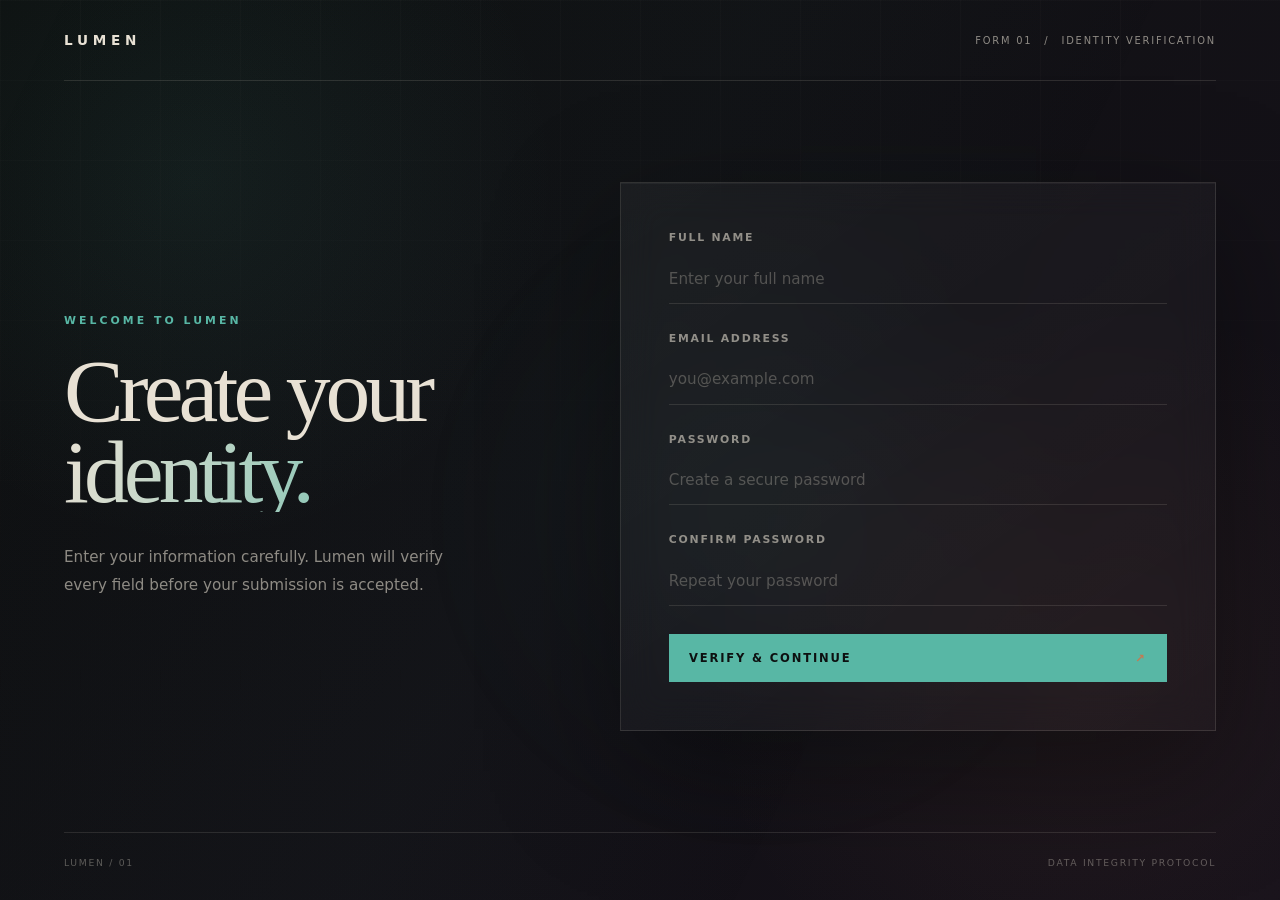
<file: Lumen/index.html>
<!DOCTYPE html>
<html lang="en">

<head>

    <meta charset="UTF-8">

    <meta
        name="viewport"
        content="width=device-width, initial-scale=1.0"
    >

    <meta
        name="description"
        content="Lumen — A cinematic form design and validation experience."
    >

    <title>Lumen — Form Validation</title>

    <link rel="stylesheet" href="style.css">

</head>


<body>

    <main class="lumen-app">


        <!-- =================================================
             HEADER
        ================================================== -->

        <header class="site-header">

            <a
                href="#"
                class="brand"
                aria-label="Lumen home"
            >
                LUMEN
            </a>


            <div class="header-meta">

                <span>FORM 01</span>

                <span aria-hidden="true">/</span>

                <span>IDENTITY VERIFICATION</span>

            </div>

        </header>



        <!-- =================================================
             MAIN FORM EXPERIENCE
        ================================================== -->

        <section class="form-experience">


            <!-- INTRODUCTION -->

            <div class="intro">

                <p class="eyebrow">
                    WELCOME TO LUMEN
                </p>


                <h1>
                    Create your
                    <span>identity.</span>
                </h1>


                <p class="intro-copy">
                    Enter your information carefully.
                    Lumen will verify every field before
                    your submission is accepted.
                </p>

            </div>



            <!-- =================================================
                 REGISTRATION FORM
            ================================================== -->

            <form
                id="registration-form"
                class="registration-form"
                novalidate
            >


                <!-- FULL NAME -->

                <div class="field-group">

                    <label for="full-name">
                        Full Name
                    </label>


                    <input
                        type="text"
                        id="full-name"
                        name="fullName"
                        autocomplete="name"
                        placeholder="Enter your full name"
                        required
                        aria-describedby="full-name-error"
                        aria-invalid="false"
                    >


                    <span
                        id="full-name-error"
                        class="field-error"
                        aria-live="polite"
                    ></span>

                </div>



                <!-- EMAIL -->

                <div class="field-group">

                    <label for="email">
                        Email Address
                    </label>


                    <input
                        type="email"
                        id="email"
                        name="email"
                        autocomplete="email"
                        placeholder="you@example.com"
                        required
                        aria-describedby="email-error"
                        aria-invalid="false"
                    >


                    <span
                        id="email-error"
                        class="field-error"
                        aria-live="polite"
                    ></span>

                </div>



                <!-- PASSWORD -->

                <div class="field-group">

                    <label for="password">
                        Password
                    </label>


                    <input
                        type="password"
                        id="password"
                        name="password"
                        autocomplete="new-password"
                        placeholder="Create a secure password"
                        required
                        aria-describedby="password-error"
                        aria-invalid="false"
                    >


                    <span
                        id="password-error"
                        class="field-error"
                        aria-live="polite"
                    ></span>

                </div>



                <!-- CONFIRM PASSWORD -->

                <div class="field-group">

                    <label for="confirm-password">
                        Confirm Password
                    </label>


                    <input
                        type="password"
                        id="confirm-password"
                        name="confirmPassword"
                        autocomplete="new-password"
                        placeholder="Repeat your password"
                        required
                        aria-describedby="confirm-password-error"
                        aria-invalid="false"
                    >


                    <span
                        id="confirm-password-error"
                        class="field-error"
                        aria-live="polite"
                    ></span>

                </div>



                <!-- =================================================
                     SUBMIT BUTTON
                ================================================== -->

                <button
                    type="submit"
                    class="submit-button"
                >

                    <span>
                        Verify &amp; Continue
                    </span>


                    <span aria-hidden="true">
                        ↗
                    </span>

                </button>

            </form>



            <!-- =================================================
                 GLOBAL FORM STATUS
            ================================================== -->

            <div
                id="form-status"
                class="form-status"
                aria-live="polite"
                aria-atomic="true"
            ></div>

        </section>



        <!-- =================================================
             FOOTER
        ================================================== -->

        <footer class="site-footer">

            <span>
                LUMEN / 01
            </span>


            <span>
                DATA INTEGRITY PROTOCOL
            </span>

        </footer>


    </main>



    <!-- =====================================================
         JAVASCRIPT
    ====================================================== -->

    <script src="script.js"></script>

</body>

</html>
</file>
<file: Brew-and-Bean/CSS/style.css>
/* =========================================
   BREW & BEAN
   CINEMATIC DARK DESIGN
========================================= */

@import url(
    'https://fonts.googleapis.com/css2?family=DM+Sans:wght@300;400;500;600&family=Playfair+Display:ital,wght@0,400;0,500;0,600;1,400;1,500&display=swap'
);


/* =========================================
   VARIABLES
========================================= */

:root {

    --black: #090807;
    --black-soft: #0f0d0b;

    --white: #f3eee7;
    --muted: #a79d91;

    --coffee: #b8875a;
    --coffee-light: #d4b08a;

    --line: rgba(243, 238, 231, 0.16);

    --heading:
        "Playfair Display",
        serif;

    --body:
        "DM Sans",
        sans-serif;
}


/* =========================================
   RESET
========================================= */

* {
    margin: 0;
    padding: 0;
    box-sizing: border-box;
}


html {
    scroll-behavior: smooth;
}


body {

    background: var(--black);

    color: var(--white);

    font-family: var(--body);

    overflow-x: hidden;
}


img {
    display: block;

    width: 100%;
}


a {
    color: inherit;

    text-decoration: none;
}


button {
    font: inherit;
}


/* =========================================
   CONTAINER
========================================= */

.container {

    width: min(
        92%,
        1500px
    );

    margin-inline: auto;
}


/* =========================================
   NAVBAR
========================================= */

.site-header {

    position: fixed;

    inset:
        0 0 auto 0;

    z-index: 1000;

    background:
        linear-gradient(
            to bottom,
            rgba(0, 0, 0, .55),
            transparent
        );
}


.navbar {

    width: 92%;

    max-width: 1500px;

    min-height: 90px;

    margin-inline: auto;

    display: flex;

    align-items: center;

    justify-content: space-between;
}


.logo {

    font-family: var(--heading);

    font-size: 1.5rem;

    letter-spacing: -0.04em;
}


.logo span {

    color: var(--coffee);
}


.nav-links {

    display: flex;

    gap: 3rem;
}


.nav-link {

    position: relative;

    color:
        rgba(243, 238, 231, .7);

    font-size: .78rem;

    text-transform: uppercase;

    letter-spacing: .14em;

    transition:
        color .3s ease;
}


.nav-link:hover,
.nav-link.active {

    color: var(--white);
}


.nav-link::after {

    content: "";

    position: absolute;

    left: 0;

    bottom: -.5rem;

    width: 100%;

    height: 1px;

    background: var(--coffee);

    transform:
        scaleX(0);

    transform-origin: right;

    transition:
        transform .4s ease;
}


.nav-link:hover::after,
.nav-link.active::after {

    transform:
        scaleX(1);

    transform-origin: left;
}


/* =========================================
   HERO
========================================= */

.hero {

    position: relative;

    min-height: 100svh;

    display: flex;

    align-items: center;

    overflow: hidden;
}


/* =========================================
   BACKGROUND
========================================= */

.hero-background {

    position: absolute;

    inset: 0;

    z-index: 0;
}


.hero-background img {

    width: 100%;

    height: 100%;

    object-fit: cover;

    object-position: center;

    animation:
        heroZoom 12s
        cubic-bezier(.2,.6,.2,1)
        forwards;
}


@keyframes heroZoom {

    from {
        transform: scale(1.12);
    }

    to {
        transform: scale(1);
    }

}


/* =========================================
   OVERLAY
========================================= */

.hero-overlay {

    position: absolute;

    inset: 0;

    background:

        linear-gradient(
            90deg,
            rgba(9, 8, 7, .9) 0%,
            rgba(9, 8, 7, .62) 45%,
            rgba(9, 8, 7, .25) 100%
        ),

        linear-gradient(
            0deg,
            rgba(9, 8, 7, .8),
            transparent 45%
        );

    z-index: 1;
}


/* =========================================
   HERO CONTENT
========================================= */

.hero-content {

    position: relative;

    z-index: 2;

    width: 92%;

    max-width: 1500px;

    margin-inline: auto;

    padding-top: 5rem;
}


.hero-label {

    display: flex;

    align-items: center;

    gap: 1rem;

    color: var(--coffee-light);

    font-size: .7rem;

    letter-spacing: .25em;

    text-transform: uppercase;

    animation:
        revealUp .9s
        .2s both;
}


.hero-label::before {

    content: "";

    width: 45px;

    height: 1px;

    background: var(--coffee);
}


.hero-title {

    margin-top: 1.5rem;

    font-family: var(--heading);

    font-weight: 400;

    font-size: clamp(
        4rem,
        10vw,
        10rem
    );

    line-height: .82;

    letter-spacing: -.06em;

    max-width: 1000px;

    animation:
        revealUp 1s
        .4s both;
}


.hero-title span {

    display: block;
}


.hero-title em {

    color: var(--coffee-light);

    font-weight: 400;
}


.hero-description {

    max-width: 430px;

    margin-top: 2rem;

    color:
        rgba(243, 238, 231, .68);

    font-size: clamp(
        .9rem,
        1.3vw,
        1.05rem
    );

    line-height: 1.7;

    animation:
        revealUp 1s
        .65s both;
}


/* =========================================
   HERO LINK
========================================= */

.hero-link {

    display: inline-flex;

    align-items: center;

    gap: 2rem;

    margin-top: 3rem;

    padding-bottom: .7rem;

    border-bottom:
        1px solid
        rgba(243,238,231,.4);

    font-size: .75rem;

    text-transform: uppercase;

    letter-spacing: .15em;

    animation:
        revealUp 1s
        .85s both;

    transition:
        border-color .3s ease,
        gap .4s ease;
}


.hero-link:hover {

    gap: 3rem;

    border-color:
        var(--coffee);
}


.arrow {

    color: var(--coffee-light);

    font-size: 1.2rem;
}


/* =========================================
   HERO BOTTOM
========================================= */

.hero-bottom {

    position: absolute;

    z-index: 2;

    bottom: 2rem;

    left: 4%;

    right: 4%;

    display: grid;

    grid-template-columns:
        1fr
        1fr
        1fr;

    color:
        rgba(243,238,231,.5);

    font-size: .65rem;

    letter-spacing: .18em;

    text-transform: uppercase;
}


.hero-bottom > span:last-child {

    text-align: right;
}


.scroll-indicator {

    display: flex;

    align-items: center;

    justify-content: center;

    gap: .8rem;
}


.scroll-indicator span {

    display: block;

    width: 35px;

    height: 1px;

    background:
        rgba(243,238,231,.4);

    position: relative;
}


.scroll-indicator span::after {

    content: "";

    position: absolute;

    left: 0;

    top: 0;

    width: 10px;

    height: 1px;

    background: var(--coffee);

    animation:
        scrollLine 2s
        ease-in-out
        infinite;
}


/* =========================================
   ANIMATIONS
========================================= */

@keyframes revealUp {

    from {

        opacity: 0;

        transform:
            translateY(40px);

    }

    to {

        opacity: 1;

        transform:
            translateY(0);

    }

}


@keyframes scrollLine {

    0% {
        transform:
            translateX(0);
    }

    50% {
        transform:
            translateX(25px);
    }

    100% {
        transform:
            translateX(0);
    }

}

@media (max-width: 700px) {

    .navbar {

        min-height: 75px;
    }


    .nav-links {

        display: none;
    }


    .menu-toggle {

        display: flex;

        width: 42px;

        height: 42px;

        border: 1px solid
            rgba(243,238,231,.25);

        border-radius: 50%;

        background:
            rgba(0,0,0,.25);

        align-items: center;

        justify-content: center;

        flex-direction: column;

        gap: 5px;
    }


    .menu-toggle span {

        width: 16px;

        height: 1px;

        background: var(--white);
    }


    .hero-overlay {

        background:

            linear-gradient(
                90deg,
                rgba(9,8,7,.88),
                rgba(9,8,7,.45)
            ),

            linear-gradient(
                0deg,
                rgba(9,8,7,.85),
                transparent
            );
    }


    .hero-content {

        padding-top: 3rem;
    }


    .hero-title {

        font-size:
            clamp(
                4rem,
                18vw,
                6.5rem
            );
    }


    .hero-description {

        max-width: 330px;
    }


    .hero-bottom {

        grid-template-columns:
            1fr 1fr;

        bottom: 1.5rem;
    }


    .hero-bottom > span:last-child {

        display: none;
    }


    .scroll-indicator {

        justify-content: flex-end;
    }

}

/* =========================================
   PHILOSOPHY SECTION
========================================= */

.philosophy {

    position: relative;

    min-height: 100svh;

    display: flex;

    align-items: center;

    background:
        radial-gradient(
            circle at 80% 20%,
            rgba(184, 135, 90, 0.08),
            transparent 35%
        ),

        var(--black);

    overflow: hidden;
}


/* Large decorative circle */

.philosophy::before {

    content: "";

    position: absolute;

    width: 55vw;
    height: 55vw;

    max-width: 800px;
    max-height: 800px;

    border: 1px solid
        rgba(184, 135, 90, 0.12);

    border-radius: 50%;

    right: -25vw;
    top: 50%;

    transform:
        translateY(-50%);

    pointer-events: none;
}


/* Inner layout */

.philosophy-inner {

    width: 92%;

    max-width: 1500px;

    min-height: 100svh;

    margin-inline: auto;

    padding-block:
        clamp(6rem, 10vw, 10rem)
        clamp(3rem, 5vw, 5rem);

    display: flex;

    flex-direction: column;

    justify-content: space-between;
}


/* =========================================
   LABEL
========================================= */

.philosophy-label {

    display: flex;

    align-items: center;

    gap: 1rem;

    color:
        var(--muted);

    font-size: .65rem;

    letter-spacing: .2em;

    text-transform: uppercase;
}


.philosophy-label span:first-child {

    color: var(--coffee);

    font-family:
        var(--heading);

    font-size: 1rem;

    letter-spacing: 0;
}


/* =========================================
   MAIN CONTENT
========================================= */

.philosophy-main {

    display: grid;

    grid-template-columns:
        minmax(0, 1.5fr)
        minmax(250px, .5fr);

    align-items: end;

    gap: clamp(3rem, 8vw, 10rem);
}


/* =========================================
   TITLE
========================================= */

.philosophy-title {

    max-width: 1000px;

    font-family:
        var(--heading);

    font-size:
        clamp(
            4rem,
            9vw,
            9rem
        );

    font-weight: 400;

    line-height: .88;

    letter-spacing: -.065em;
}


.philosophy-title span {

    display: block;

    margin-left:
        clamp(
            2rem,
            8vw,
            9rem
        );

    color:
        var(--coffee-light);

    font-style: italic;
}


/* =========================================
   COPY
========================================= */

.philosophy-copy {

    max-width: 390px;

    padding-bottom: .5rem;
}


.philosophy-copy p {

    color:
        rgba(
            243,
            238,
            231,
            .65
        );

    font-size:
        clamp(
            .9rem,
            1.2vw,
            1rem
        );

    line-height: 1.8;
}


.philosophy-line {

    display: block;

    width: 50px;

    height: 1px;

    margin-block: 2rem;

    background:
        var(--coffee);
}


.philosophy-small {

    font-size: .75rem !important;

    text-transform: uppercase;

    letter-spacing: .1em;

    color:
        var(--muted) !important;
}


/* =========================================
   FOOTER
========================================= */

.philosophy-footer {

    display: flex;

    justify-content: space-between;

    align-items: center;

    padding-top: 2rem;

    border-top:
        1px solid
        var(--line);

    color:
        rgba(
            243,
            238,
            231,
            .35
        );

    font-size: .6rem;

    letter-spacing: .2em;
}


/* =========================================
   PHILOSOPHY ANIMATION
========================================= */

.philosophy-title {

    animation:
        philosophyReveal 1.2s
        cubic-bezier(.16,1,.3,1)
        both;
}


@keyframes philosophyReveal {

    from {

        opacity: 0;

        transform:
            translateY(70px);

    }

    to {

        opacity: 1;

        transform:
            translateY(0);

    }

}
/* =========================================
   PHILOSOPHY — MOBILE
========================================= */

@media (max-width: 800px) {

    .philosophy-main {

        grid-template-columns: 1fr;

        gap: 3rem;

        align-items: start;
    }


    .philosophy-title {

        font-size:
            clamp(
                3.5rem,
                15vw,
                6rem
            );
    }


    .philosophy-title span {

        margin-left:
            clamp(
                1.5rem,
                10vw,
                5rem
            );
    }


    .philosophy-copy {

        max-width: 500px;

        margin-left:
            clamp(
                0rem,
                10vw,
                6rem
            );
    }

}


@media (max-width: 500px) {

    .philosophy {

        min-height: 100svh;
    }


    .philosophy-inner {

        padding-block:
            6rem
            2rem;
    }


    .philosophy-title {

        font-size:
            clamp(
                3.2rem,
                16vw,
                5rem
            );
    }


    .philosophy-copy {

        margin-left: 0;
    }


    .philosophy-footer {

        font-size: .55rem;
    }


    .philosophy-footer span:last-child {

        display: none;
    }

}


/* =========================================
   SIGNATURE COFFEE SHOWCASE
========================================= */

.coffee-showcase {

    position: relative;

    min-height: 100svh;

    background:
        #0d0b09;

    overflow: hidden;
}


.coffee-showcase-inner {

    width: 92%;

    max-width: 1500px;

    min-height: 100svh;

    margin-inline: auto;

    padding-block:
        clamp(6rem, 10vw, 9rem)
        clamp(3rem, 5vw, 5rem);

    display: flex;

    flex-direction: column;

    justify-content: space-between;
}


/* =========================================
   HEADER
========================================= */

.coffee-header {

    display: flex;

    align-items: center;

    justify-content: space-between;

    padding-bottom: 1.5rem;

    border-bottom:
        1px solid
        var(--line);
}


.coffee-number {

    display: flex;

    align-items: center;

    gap: 1rem;

    font-size: .65rem;

    letter-spacing: .2em;

    color: var(--muted);
}


.coffee-number span:first-child {

    color: var(--coffee);

    font-family: var(--heading);

    font-size: 1rem;

    letter-spacing: 0;
}


.coffee-header > p {

    font-size: .6rem;

    letter-spacing: .2em;

    color:
        rgba(
            243,
            238,
            231,
            .4
        );
}


/* =========================================
   SHOWCASE GRID
========================================= */

.coffee-showcase-grid {

    display: grid;

    grid-template-columns:
        .7fr
        1.5fr
        .7fr;

    align-items: center;

    gap: clamp(
        2rem,
        5vw,
        6rem
    );

    margin-block: 3rem;
}


/* =========================================
   INTRO
========================================= */

.coffee-intro {

    align-self: center;
}


.coffee-intro h2 {

    font-family:
        var(--heading);

    font-weight: 400;

    font-size:
        clamp(
            3.5rem,
            6vw,
            7rem
        );

    line-height: .82;

    letter-spacing: -.06em;
}


.coffee-intro h2 span {

    display: block;

    margin-left: 1.5rem;

    color:
        var(--coffee-light);

    font-style: italic;
}


.coffee-intro > p {

    max-width: 270px;

    margin-top: 2rem;

    color:
        var(--muted);

    font-size: .8rem;

    line-height: 1.8;
}


/* =========================================
   PROGRESS
========================================= */

.coffee-progress {

    display: flex;

    align-items: center;

    gap: .8rem;

    margin-top: 2.5rem;

    color:
        rgba(
            243,
            238,
            231,
            .35
        );

    font-size: .6rem;

    letter-spacing: .1em;
}


.progress-number:first-child {

    color:
        var(--coffee-light);
}


.progress-line {

    position: relative;

    width: 90px;

    height: 1px;

    background:
        rgba(
            243,
            238,
            231,
            .15
        );
}


.progress-line span {

    position: absolute;

    left: 0;

    top: 0;

    width: 33%;

    height: 1px;

    background:
        var(--coffee);
}


/* =========================================
   FEATURE IMAGE
========================================= */

.coffee-feature {

    position: relative;

    width: 100%;
}


.coffee-image {

    position: relative;

    aspect-ratio: 4 / 5;

    overflow: hidden;

    background:
        #1a1511;
}


.coffee-image img {

    width: 100%;

    height: 100%;

    object-fit: cover;

    transition:
        transform 1s
        cubic-bezier(
            .16,
            1,
            .3,
            1
        );
}


.coffee-feature:hover
.coffee-image img {

    transform:
        scale(1.06);
}


/* =========================================
   IMAGE OVERLAY
========================================= */

.image-overlay {

    position: absolute;

    inset: 0;

    background:
        linear-gradient(
            to bottom,
            transparent 55%,
            rgba(9,8,7,.7)
        );

    pointer-events: none;
}


.image-label {

    position: absolute;

    left: 1.5rem;

    bottom: 1.5rem;

    font-size: .6rem;

    letter-spacing: .18em;

    color:
        rgba(
            243,
            238,
            231,
            .7
        );
}


/* =========================================
   DETAILS
========================================= */

.coffee-details {

    align-self: end;

    padding-bottom: 1rem;
}


.coffee-title-row {

    display: flex;

    justify-content: space-between;

    align-items: baseline;

    gap: 1rem;

    padding-bottom: 1rem;

    border-bottom:
        1px solid
        var(--line);
}


.coffee-title-row h3 {

    font-family:
        var(--heading);

    font-size:
        clamp(
            1.5rem,
            2vw,
            2.2rem
        );

    font-weight: 400;
}


.coffee-price {

    color:
        var(--coffee-light);

    font-size: .8rem;

    white-space: nowrap;
}


.coffee-details > p {

    margin-top: 1.2rem;

    color:
        var(--muted);

    font-size: .75rem;

    line-height: 1.8;
}


.coffee-tags {

    display: flex;

    flex-wrap: wrap;

    gap: .5rem;

    margin-top: 1.5rem;
}


.coffee-tags span {

    padding:
        .45rem
        .7rem;

    border:
        1px solid
        rgba(
            243,
            238,
            231,
            .15
        );

    color:
        rgba(
            243,
            238,
            231,
            .5
        );

    font-size: .55rem;

    letter-spacing: .12em;
}

/* =========================================
   COFFEE SHOWCASE — TABLET
========================================= */

@media (max-width: 1000px) {

    .coffee-showcase-grid {

        grid-template-columns:
            1fr 1fr;

        gap: 3rem;
    }


    .coffee-intro {

        order: 1;
    }


    .coffee-feature {

        order: 2;
    }


    .coffee-details {

        order: 3;

        grid-column:
            1 / -1;
    }

}


/* =========================================
   COFFEE SHOWCASE — MOBILE
========================================= */

@media (max-width: 650px) {

    .coffee-showcase-inner {

        padding-block:
            5rem 3rem;
    }


    .coffee-header > p {

        display: none;
    }


    .coffee-showcase-grid {

        grid-template-columns: 1fr;

        gap: 2.5rem;

        margin-block: 2.5rem;
    }


    .coffee-intro {

        order: 1;
    }


    .coffee-intro h2 {

        font-size:
            clamp(
                3.5rem,
                17vw,
                5.5rem
            );
    }


    .coffee-intro > p {

        max-width: 330px;
    }


    .coffee-feature {

        order: 2;
    }


    .coffee-details {

        order: 3;

        grid-column: auto;
    }


    .coffee-image {

        aspect-ratio: 4 / 5;
    }


    .coffee-title-row {

        align-items: center;
    }

}

/* =========================================
   COFFEE SELECTOR
========================================= */

.coffee-selector {

    display: flex;

    flex-direction: column;

    margin-top: 2.5rem;

    border-top:
        1px solid
        var(--line);
}


.coffee-select {

    position: relative;

    display: grid;

    grid-template-columns:
        45px 1fr;

    align-items: center;

    gap: 1rem;

    width: 100%;

    padding:
        1rem 0;

    border: 0;

    border-bottom:
        1px solid
        var(--line);

    background: transparent;

    color:
        rgba(
            243,
            238,
            231,
            .35
        );

    text-align: left;

    cursor: pointer;

    transition:
        color .35s ease,
        padding .35s ease;
}


.coffee-select::before {

    content: "";

    position: absolute;

    left: -1rem;

    top: 0;

    width: 2px;

    height: 100%;

    background:
        var(--coffee);

    transform:
        scaleY(0);

    transform-origin: bottom;

    transition:
        transform .35s ease;
}


.coffee-select span:first-child {

    font-family:
        var(--heading);

    font-size: .85rem;

    color:
        var(--coffee);

    opacity: .45;

    transition:
        opacity .35s ease;
}


.coffee-select span:last-child {

    font-size: .7rem;

    text-transform: uppercase;

    letter-spacing: .12em;
}


.coffee-select:hover {

    color:
        var(--white);

    padding-left: .5rem;
}


.coffee-select.active {

    color:
        var(--white);

    padding-left: .5rem;
}


.coffee-select.active::before {

    transform:
        scaleY(1);

    transform-origin: top;
}


.coffee-select.active
span:first-child {

    opacity: 1;
}

/* =========================================
   COFFEE IMAGE TRANSITION
========================================= */

.coffee-image.is-changing img {

    animation:
        coffeeImageReveal
        .65s
        cubic-bezier(
            .16,
            1,
            .3,
            1
        );
}


.coffee-image.is-changing {

    animation:
        coffeeFrameReveal
        .65s
        cubic-bezier(
            .16,
            1,
            .3,
            1
        );
}


@keyframes coffeeImageReveal {

    from {

        opacity: 0;

        transform:
            scale(1.08);
    }

    to {

        opacity: 1;

        transform:
            scale(1);
    }

}


@keyframes coffeeFrameReveal {

    from {

        clip-path:
            inset(
                0 0 0 100%
            );
    }

    to {

        clip-path:
            inset(
                0 0 0 0
            );
    }

}

@media (max-width: 650px) {

    .coffee-selector {

        margin-top: 2rem;
    }


    .coffee-select {

        grid-template-columns:
            35px 1fr;
    }


    .coffee-select span:last-child {

        font-size: .65rem;
    }

}


/* =========================================
   OUR STORY
========================================= */

.story {
    position: relative;
    min-height: 100svh;
    overflow: hidden;
    background: var(--black);
}

.story-bg {
    position: absolute;
    inset: 0;
    z-index: 0;
}

.story-bg img {
    width: 100%;
    height: 100%;
    object-fit: cover;
    transform: scale(1.05);
    filter: saturate(.7);
    transition: transform 1.5s ease;
}

.story:hover .story-bg img {
    transform: scale(1);
}

.story-overlay {
    position: absolute;
    inset: 0;
    z-index: 1;

    background:
        linear-gradient(
            90deg,
            rgba(9, 8, 7, .94) 0%,
            rgba(9, 8, 7, .78) 42%,
            rgba(9, 8, 7, .38) 75%,
            rgba(9, 8, 7, .62) 100%
        ),
        linear-gradient(
            0deg,
            rgba(9, 8, 7, .9),
            transparent 45%
        );
}

.story-inner {
    position: relative;
    z-index: 2;

    width: min(92%, 1500px);
    min-height: 100svh;
    margin-inline: auto;

    display: flex;
    flex-direction: column;
    justify-content: space-between;

    padding: 130px 0 45px;
}


/* TOP */

.story-top {
    display: flex;
    justify-content: space-between;

    padding-bottom: 22px;

    border-bottom: 1px solid var(--line);

    color: rgba(243, 238, 231, .55);

    font-size: .72rem;
    letter-spacing: .18em;
    text-transform: uppercase;
}


/* CONTENT */

.story-content {
    display: grid;
    grid-template-columns: .7fr 1.8fr .8fr;
    align-items: end;
    gap: 5rem;

    padding: 5rem 0;
}

.story-label {
    align-self: start;

    color: var(--coffee-light);

    font-size: .72rem;
    letter-spacing: .18em;
}


/* TITLE */

.story-content h2 {
    max-width: 900px;

    font-family: var(--heading);
    font-size: clamp(4rem, 8vw, 9rem);
    font-weight: 400;
    line-height: .88;
    letter-spacing: -.055em;
}

.story-content h2 span {
    display: block;

    color: var(--coffee-light);

    font-style: italic;
}


/* TEXT */

.story-text {
    max-width: 340px;
}

.story-text p {
    margin-bottom: 1.4rem;

    color: rgba(243, 238, 231, .68);

    font-size: .95rem;
    line-height: 1.8;
}


/* LINK */

.story-link {
    display: inline-flex;
    align-items: center;
    gap: 1.2rem;

    margin-top: 1.2rem;
    padding-bottom: 10px;

    border-bottom: 1px solid rgba(243, 238, 231, .4);

    font-size: .7rem;
    letter-spacing: .15em;

    transition:
        gap .4s ease,
        color .4s ease;
}

.story-link:hover {
    gap: 1.8rem;
    color: var(--coffee-light);
}

.story-arrow {
    font-size: 1.1rem;
}


/* BOTTOM */

.story-bottom {
    display: flex;
    justify-content: space-between;

    padding-top: 22px;

    border-top: 1px solid var(--line);

    color: rgba(243, 238, 231, .42);

    font-size: .65rem;
    letter-spacing: .16em;
}


/* =========================================
   TABLET
========================================= */

@media (max-width: 1000px) {

    .story-content {
        grid-template-columns: 1fr 1.6fr;
        gap: 3rem;
    }

    .story-label {
        grid-column: 1;
    }

    .story-content h2 {
        grid-column: 2;
    }

    .story-text {
        grid-column: 2;
    }

}


/* =========================================
   MOBILE
========================================= */

@media (max-width: 650px) {

    .story-inner {
        padding: 110px 0 30px;
    }

    .story-content {
        display: flex;
        flex-direction: column;
        align-items: flex-start;

        gap: 2rem;

        padding: 4rem 0;
    }

    .story-content h2 {
        font-size: clamp(3.5rem, 16vw, 6rem);
    }

    .story-text {
        max-width: 100%;
    }

    .story-bottom {
        flex-direction: column;
        gap: .8rem;
    }

}

/* =========================================
   MENU
========================================= */

.menu-section {
    position: relative;
    min-height: 100svh;
    background: #0a0908;
    overflow: hidden;
}

.menu-section::before {
    content: "";
    position: absolute;
    width: 600px;
    height: 600px;

    top: 10%;
    right: -250px;

    border-radius: 50%;

    background: rgba(184, 135, 90, .055);

    filter: blur(80px);
}

.menu-inner {
    position: relative;
    z-index: 2;

    width: min(92%, 1500px);
    min-height: 100svh;

    margin-inline: auto;

    display: flex;
    flex-direction: column;

    padding: 120px 0 45px;
}


/* HEADER */

.menu-header {
    display: flex;
    justify-content: space-between;
    align-items: center;

    padding-bottom: 22px;

    border-bottom: 1px solid var(--line);

    color: rgba(243, 238, 231, .5);

    font-size: .7rem;
    letter-spacing: .17em;
}

.menu-header > div {
    display: flex;
    gap: 1.5rem;
}

.menu-number {
    color: var(--coffee-light);
}

.menu-label,
.menu-note {
    text-transform: uppercase;
}


/* TITLE */

.menu-title {
    padding: 4rem 0 3rem;
}

.menu-title h2 {
    font-family: var(--heading);

    font-size: clamp(4rem, 8vw, 8.5rem);

    font-weight: 400;
    line-height: .85;

    letter-spacing: -.055em;
}

.menu-title h2 span {
    color: var(--coffee-light);
    font-style: italic;
}


/* MENU LIST */

.menu-list {
    border-top: 1px solid var(--line);
}

.menu-item {
    position: relative;

    display: grid;
    grid-template-columns: 70px 1fr auto 50px;
    align-items: center;

    min-height: 105px;

    border-bottom: 1px solid var(--line);

    transition:
        padding .45s ease,
        background .45s ease;
}

.menu-item::before {
    content: "";

    position: absolute;
    inset: 0;

    background: rgba(184, 135, 90, .055);

    transform: scaleY(0);
    transform-origin: bottom;

    transition: transform .45s ease;

    z-index: -1;
}

.menu-item:hover {
    padding-inline: 25px;
}

.menu-item:hover::before {
    transform: scaleY(1);
}


/* NUMBER */

.menu-item-number {
    color: rgba(243, 238, 231, .35);

    font-size: .7rem;
    letter-spacing: .1em;
}


/* INFO */

.menu-item-info h3 {
    font-family: var(--heading);

    font-size: clamp(1.6rem, 2.3vw, 2.5rem);

    font-weight: 400;

    transition:
        color .4s ease,
        transform .4s ease;
}

.menu-item:hover .menu-item-info h3 {
    color: var(--coffee-light);
    transform: translateX(8px);
}

.menu-item-info p {
    margin-top: 7px;

    color: var(--muted);

    font-size: .72rem;

    letter-spacing: .05em;
}


/* PRICE */

.menu-item-price {
    color: rgba(243, 238, 231, .65);

    font-size: .78rem;

    letter-spacing: .08em;
}


/* ARROW */

.menu-item-arrow {
    display: grid;
    place-items: center;

    width: 36px;
    height: 36px;

    border: 1px solid rgba(243, 238, 231, .2);
    border-radius: 50%;

    color: var(--coffee-light);

    font-size: 1rem;

    transform: rotate(-45deg);

    transition:
        transform .45s ease,
        background .45s ease;
}

.menu-item:hover .menu-item-arrow {
    transform: rotate(0deg);

    background: var(--coffee);
}


/* FOOTER */

.menu-footer {
    display: flex;
    justify-content: space-between;

    margin-top: auto;
    padding-top: 30px;

    color: rgba(243, 238, 231, .35);

    font-size: .62rem;
    letter-spacing: .15em;
}


/* =========================================
   MOBILE
========================================= */

@media (max-width: 700px) {

    .menu-inner {
        padding: 105px 0 30px;
    }

    .menu-title {
        padding: 3rem 0 2rem;
    }

    .menu-title h2 {
        font-size: clamp(3.8rem, 16vw, 6rem);
    }

    .menu-item {
        grid-template-columns: 38px 1fr auto;

        min-height: 100px;
    }

    .menu-item-number {
        align-self: start;
        padding-top: 8px;
    }

    .menu-item-info p {
        max-width: 210px;
        line-height: 1.5;
    }

    .menu-item-arrow {
        display: none;
    }

    .menu-item-price {
        align-self: start;
        padding-top: 8px;

        font-size: .68rem;
    }

    .menu-item:hover {
        padding-inline: 10px;
    }

    .menu-footer {
        flex-direction: column;
        gap: .7rem;
    }

}


/* =========================================
   PREMIUM FOOTER
========================================= */

.site-footer {
    position: relative;

    min-height: 100svh;

    overflow: hidden;

    background: #080706;
}


/* GLOW */

.footer-glow {
    position: absolute;

    width: 700px;
    height: 700px;

    right: -250px;
    bottom: -300px;

    border-radius: 50%;

    background: rgba(184, 135, 90, .08);

    filter: blur(100px);

    pointer-events: none;
}


/* INNER */

.footer-inner {
    position: relative;

    z-index: 2;

    width: min(92%, 1500px);

    min-height: 100svh;

    margin-inline: auto;

    display: flex;

    flex-direction: column;

    padding: 120px 0 35px;
}


/* TOP */

.footer-top {
    display: flex;

    justify-content: space-between;

    padding-bottom: 22px;

    border-bottom: 1px solid var(--line);

    color: rgba(243, 238, 231, .4);

    font-size: .65rem;

    letter-spacing: .17em;
}

.footer-top span:first-child {
    color: var(--coffee-light);
}


/* MAIN */

.footer-main {
    display: grid;

    grid-template-columns: 1.2fr 1fr;

    gap: 5rem;

    padding: 5rem 0 4rem;
}


/* BRAND */

.footer-brand h2 {
    font-family: var(--heading);

    font-size: clamp(4rem, 8vw, 9rem);

    font-weight: 400;

    line-height: .8;

    letter-spacing: -.06em;
}

.footer-brand h2 span {
    display: block;

    color: var(--coffee-light);

    font-style: italic;
}

.footer-brand p {
    margin-top: 2rem;

    color: var(--muted);

    font-size: .8rem;

    letter-spacing: .04em;
}


/* LINKS */

.footer-links {
    display: grid;

    grid-template-columns: repeat(3, 1fr);

    gap: 2rem;
}

.footer-column {
    display: flex;

    flex-direction: column;

    align-items: flex-start;

    gap: .85rem;
}

.footer-heading {
    margin-bottom: .6rem;

    color: rgba(243, 238, 231, .35);

    font-size: .62rem;

    letter-spacing: .17em;
}

.footer-column a,
.footer-column p {
    color: rgba(243, 238, 231, .68);

    font-size: .75rem;

    line-height: 1.6;

    transition:
        color .3s ease,
        transform .3s ease;
}

.footer-column a:hover {
    color: var(--coffee-light);

    transform: translateX(5px);
}


/* GIANT WORDMARK */

.footer-wordmark {
    margin-top: auto;

    white-space: nowrap;

    font-family: var(--heading);

    font-size: clamp(5rem, 15vw, 17rem);

    font-weight: 400;

    line-height: .7;

    letter-spacing: -.075em;

    color: rgba(243, 238, 231, .035);

    user-select: none;

    transform: translateX(-.03em);
}


/* BOTTOM */

.footer-bottom {
    display: grid;

    grid-template-columns: 1fr 1fr 1fr;

    align-items: center;

    padding-top: 25px;

    margin-top: 40px;

    border-top: 1px solid var(--line);

    color: rgba(243, 238, 231, .32);

    font-size: .6rem;

    letter-spacing: .14em;
}

.footer-bottom span:nth-child(2) {
    text-align: center;
}


/* BACK TOP */

.back-top {
    justify-self: end;

    display: flex;

    align-items: center;

    gap: 12px;

    border: 0;

    background: none;

    color: rgba(243, 238, 231, .5);

    cursor: pointer;

    font-size: .6rem;

    letter-spacing: .14em;

    transition: color .3s ease;
}

.back-top span {
    display: grid;

    place-items: center;

    width: 32px;
    height: 32px;

    border: 1px solid rgba(243, 238, 231, .2);

    border-radius: 50%;

    font-size: 1rem;

    transition:
        background .3s ease,
        color .3s ease;
}

.back-top:hover {
    color: var(--white);
}

.back-top:hover span {
    background: var(--coffee);

    color: var(--white);
}


/* =========================================
   TABLET
========================================= */

@media (max-width: 900px) {

    .footer-main {
        grid-template-columns: 1fr;
    }

    .footer-links {
        max-width: 700px;
    }

}


/* =========================================
   MOBILE
========================================= */

@media (max-width: 650px) {

    .footer-inner {
        padding: 105px 0 25px;
    }

    .footer-main {
        gap: 3rem;

        padding: 4rem 0 3rem;
    }

    .footer-links {
        grid-template-columns: 1fr 1fr;
    }

    .footer-column:last-child {
        grid-column: 1 / -1;
    }

    .footer-wordmark {
        font-size: 25vw;
    }

    .footer-bottom {
        grid-template-columns: 1fr;

        gap: 1rem;

        text-align: left;
    }

    .footer-bottom span:nth-child(2) {
        text-align: left;
    }

    .back-top {
        justify-self: start;
    }

}


/* =========================================
   GLOBAL ANIMATION SYSTEM
========================================= */

.reveal {
    opacity: 0;
    transform: translateY(45px);
    transition:
        opacity 1s cubic-bezier(.16, 1, .3, 1),
        transform 1s cubic-bezier(.16, 1, .3, 1);
}

.reveal.active {
    opacity: 1;
    transform: translateY(0);
}


/* IMAGE REVEAL */

.image-reveal {
    overflow: hidden;
}

.image-reveal img {
    transform: scale(1.12);
    transition:
        transform 1.5s cubic-bezier(.16, 1, .3, 1);
}

.image-reveal.active img {
    transform: scale(1);
}


/* TEXT REVEAL */

.text-reveal {
    opacity: 0;
    transform: translateY(60px);

    transition:
        opacity 1s ease,
        transform 1s cubic-bezier(.16, 1, .3, 1);
}

.text-reveal.active {
    opacity: 1;
    transform: translateY(0);
}


/* MENU STAGGER */

.menu-item {
    opacity: 0;
    transform: translateY(25px);

    transition:
        opacity .8s ease,
        transform .8s cubic-bezier(.16, 1, .3, 1),
        padding .45s ease,
        background .45s ease;
}

.menu-item.visible {
    opacity: 1;
    transform: translateY(0);
}

.menu-item:nth-child(1) {
    transition-delay: .05s;
}

.menu-item:nth-child(2) {
    transition-delay: .12s;
}

.menu-item:nth-child(3) {
    transition-delay: .19s;
}

.menu-item:nth-child(4) {
    transition-delay: .26s;
}

.menu-item:nth-child(5) {
    transition-delay: .33s;
}


/* SCROLL PROGRESS */

.scroll-progress {
    position: fixed;

    top: 0;
    left: 0;

    width: 0;
    height: 2px;

    background: var(--coffee-light);

    z-index: 2000;

    transform-origin: left;
}



@media (max-width: 800px) {

    .nav-links {
        position: fixed;

        inset: 0;

        height: 100svh;

        background: rgba(9, 8, 7, .97);

        backdrop-filter: blur(20px);

        display: flex;

        flex-direction: column;

        justify-content: center;

        align-items: center;

        gap: 2rem;

        opacity: 0;

        visibility: hidden;

        transform: translateY(-20px);

        transition:
            opacity .4s ease,
            transform .4s ease,
            visibility .4s ease;
    }

    .nav-links.mobile-open {
        opacity: 1;

        visibility: visible;

        transform: translateY(0);
    }

    .nav-links .nav-link {
        font-family: var(--heading);

        font-size: 2rem;

        letter-spacing: -.02em;

        text-transform: none;

        color: var(--white);
    }

}

@media (prefers-reduced-motion: reduce) {

    html {
        scroll-behavior: auto;
    }

    *,
    *::before,
    *::after {
        animation-duration: .01ms !important;
        animation-iteration-count: 1 !important;
        transition-duration: .01ms !important;
    }

}


/* =========================================
   HEADER SCROLL STATE
========================================= */

.site-header {
    transition:
        background .4s ease,
        backdrop-filter .4s ease;
}

.site-header.scrolled {
    background: rgba(9, 8, 7, .82);

    backdrop-filter: blur(16px);

    border-bottom: 1px solid rgba(243, 238, 231, .08);
}
.nav-link {
    transition: color .3s ease;
}

.nav-link::after {
    content: "";

    position: absolute;

    left: 0;
    bottom: -8px;

    width: 100%;
    height: 1px;

    background: var(--coffee-light);

    transform: scaleX(0);

    transform-origin: right;

    transition: transform .35s ease;
}

.nav-link:hover,
.nav-link.active {
    color: var(--white);
}

.nav-link:hover::after,
.nav-link.active::after {
    transform: scaleX(1);

    transform-origin: left;
}

@media (max-width: 800px) {

    .nav-links {
        z-index: 999;
    }

    .menu-toggle {
        position: relative;
        z-index: 1001;
    }

}


/* =========================================
   IMAGE POLISH
========================================= */

img {
    user-select: none;
    -webkit-user-drag: none;
}

section {
    isolation: isolate;
}

/* =========================================
   OVERFLOW PROTECTION
========================================= */

html,
body {
    max-width: 100%;
    overflow-x: hidden;
}

main {
    width: 100%;
    overflow: hidden;
}

@media (max-width: 650px) {

    .hero {
        min-height: 100svh;
    }

    .hero-image img {
        object-position: 55% center;
    }

}

.coffee-image img {
    height: 100%;
    object-fit: cover;
}

@media (max-width: 650px) {

    .coffee-feature .coffee-image {
        aspect-ratio: 4 / 5;
    }

}

/* =========================================
   PAGE LOADER
========================================= */

.page-loader {
    position: fixed;

    inset: 0;

    z-index: 5000;

    display: grid;

    place-items: center;

    background: #080706;

    transition:
        opacity .8s ease,
        visibility .8s ease;
}

.page-loader.loaded {
    opacity: 0;

    visibility: hidden;

    pointer-events: none;
}

.loader-content {
    display: flex;

    flex-direction: column;

    align-items: center;

    gap: 1rem;

    text-align: center;
}

.loader-brand {
    font-family: var(--heading);

    font-size: clamp(2rem, 5vw, 4rem);

    letter-spacing: -.04em;
}

.loader-caption {
    color: var(--muted);

    font-size: .6rem;

    letter-spacing: .25em;
}

.loader-line {
    width: 150px;

    height: 1px;

    overflow: hidden;

    background: rgba(243, 238, 231, .15);
}

.loader-line span {
    display: block;

    width: 100%;
    height: 100%;

    background: var(--coffee-light);

    transform: translateX(-100%);

    animation: loaderProgress 1.4s
        cubic-bezier(.16, 1, .3, 1)
        forwards;
}

@keyframes loaderProgress {

    to {
        transform: translateX(0);
    }

}

/* =========================================
   HERO ENTRANCE
========================================= */

.hero-image {
    opacity: 0;

    transform: scale(1.08);

    transition:
        opacity 1.8s ease,
        transform 2.2s cubic-bezier(.16, 1, .3, 1);
}

.page-ready .hero-image {
    opacity: 1;

    transform: scale(1);
}

@media (max-width: 800px) {

    .nav-links .nav-link {
        opacity: 0;

        transform: translateY(20px);

        transition:
            opacity .4s ease,
            transform .4s ease;
    }

    .nav-links.mobile-open .nav-link {
        opacity: 1;

        transform: translateY(0);
    }

    .nav-links.mobile-open
    .nav-link:nth-child(1) {
        transition-delay: .08s;
    }

    .nav-links.mobile-open
    .nav-link:nth-child(2) {
        transition-delay: .14s;
    }

    .nav-links.mobile-open
    .nav-link:nth-child(3) {
        transition-delay: .20s;
    }

    .nav-links.mobile-open
    .nav-link:nth-child(4) {
        transition-delay: .26s;
    }

    .nav-links.mobile-open
    .nav-link:nth-child(5) {
        transition-delay: .32s;
    }

}
</file>
<file: COSMOS/style.css>
/* =========================================
   COSMOS — GLOBAL STYLES
   ========================================= */

@import url('https://fonts.googleapis.com/css2?family=DM+Sans:wght@400;500;600&family=Space+Grotesk:wght@400;500;600;700&display=swap');


/* =========================================
   VARIABLES
   ========================================= */

:root {
    --bg: #07090d;
    --surface: rgba(255, 255, 255, 0.055);
    --surface-hover: rgba(255, 255, 255, 0.09);

    --text: #f4f5f7;
    --muted: #8c919c;
    --soft: #b8bdc7;

    --line: rgba(255, 255, 255, 0.12);
    --line-soft: rgba(255, 255, 255, 0.07);

    --accent: #c8d5ff;

    --radius: 24px;
}


/* =========================================
   RESET
   ========================================= */

* {
    margin: 0;
    padding: 0;
    box-sizing: border-box;
}

html {
    scroll-behavior: smooth;
}

body {
    min-height: 100vh;

    background: var(--bg);

    color: var(--text);

    font-family: "DM Sans", sans-serif;

    overflow-x: hidden;
}

button,
a {
    font: inherit;
}

button {
    border: 0;
    cursor: pointer;
}

a {
    color: inherit;
    text-decoration: none;
}


/* =========================================
   FULL-SCREEN SOLAR SYSTEM BACKGROUND
   ========================================= */

.space-background {
    position: fixed;
    inset: 0;

    width: 100%;
    height: 100vh;

    overflow: hidden;

    z-index: -10;

    background: #030407;
}

.solar-system-video {
    position: absolute;
    inset: 0;

    width: 100%;
    height: 100%;

    object-fit: cover;
    object-position: center;

    display: block;

    pointer-events: none;
}

.space-overlay {
    position: absolute;
    inset: 0;

    width: 100%;
    height: 100%;

    background:
        linear-gradient(
            90deg,
            rgba(3, 4, 7, 0.94) 0%,
            rgba(3, 4, 7, 0.60) 45%,
            rgba(3, 4, 7, 0.76) 100%
        );

    pointer-events: none;
}


/* =========================================
   SUBTLE STAR FIELD
   ========================================= */

body::before {
    content: "";

    position: fixed;
    inset: 0;

    pointer-events: none;

    background-image:
        radial-gradient(
            circle,
            rgba(255,255,255,0.8) 1px,
            transparent 1px
        ),
        radial-gradient(
            circle,
            rgba(255,255,255,0.5) 1px,
            transparent 1px
        );

    background-size:
        150px 150px,
        230px 230px;

    background-position:
        20px 30px,
        80px 100px;

    opacity: 0.12;

    z-index: -5;
}

/* =========================================
   CONTENT LAYERS
   ========================================= */

.site-header,
main,
.site-footer {
    position: relative;
    z-index: 2;
}


/* =========================================
   HEADER
   ========================================= */

.site-header {
    width: min(1380px, 92%);

    margin: 0 auto;

    padding: 32px 0;

    display: flex;
    align-items: center;
    justify-content: space-between;

    border-bottom: 1px solid var(--line-soft);
}

.logo {
    font-family: "Space Grotesk", sans-serif;

    font-size: 1rem;
    font-weight: 600;

    letter-spacing: 0.25em;
}

.main-nav {
    display: flex;

    gap: 42px;

    color: var(--muted);

    font-size: 0.8rem;

    text-transform: uppercase;

    letter-spacing: 0.12em;
}

.main-nav a {
    transition: color 0.3s ease;
}

.main-nav a:hover {
    color: var(--text);
}

.mode-toggle {
    width: 42px;
    height: 42px;

    border: 1px solid var(--line);

    border-radius: 50%;

    background: var(--surface);

    color: var(--text);

    transition:
        background 0.3s ease,
        transform 0.3s ease;
}

.mode-toggle:hover {
    background: var(--surface-hover);

    transform: rotate(25deg);
}


/* =========================================
   EXPLORER
   ========================================= */

.explorer {
    width: min(1380px, 92%);

    min-height: 690px;

    margin: 0 auto;

    padding: 90px 0;

    display: grid;

    grid-template-columns:
        1fr
        1.25fr
        0.75fr;

    align-items: center;

    gap: 50px;
}


/* =========================================
   INTRO
   ========================================= */

.intro {
    position: relative;

    z-index: 2;
}

.eyebrow {
    display: block;

    margin-bottom: 22px;

    color: var(--muted);

    font-size: 0.68rem;

    letter-spacing: 0.22em;

    text-transform: uppercase;
}

.intro h1 {
    font-family: "Space Grotesk", sans-serif;

    font-size: clamp(3.5rem, 6vw, 6.5rem);

    line-height: 0.92;

    letter-spacing: -0.055em;

    font-weight: 500;
}

.intro h1 em {
    color: var(--accent);

    font-style: normal;
}

.intro p {
    max-width: 360px;

    margin-top: 32px;

    color: var(--muted);

    font-size: 0.95rem;

    line-height: 1.8;
}


/* =========================================
   EXPLORE BUTTON
   ========================================= */

.explore-button {
    display: inline-flex;

    align-items: center;

    gap: 30px;

    margin-top: 38px;

    padding: 16px 20px;

    border: 1px solid var(--line);

    border-radius: 100px;

    background: rgba(255,255,255,0.06);

    color: var(--text);

    font-size: 0.8rem;

    transition:
        background 0.3s ease,
        transform 0.3s ease;
}

.explore-button:hover {
    background: rgba(255,255,255,0.11);

    transform: translateY(-3px);
}

/* =========================================
   PLANET STAGE
   ========================================= */

.planet-stage {
    position: relative;

    width: min(480px, 100%);

    aspect-ratio: 1;

    margin: auto;

    display: grid;

    place-items: center;
}


/* =========================================
   PLANET PLACEHOLDER
   ========================================= */

.planet {
    position: relative;

    width: 52%;

    aspect-ratio: 1;

    border-radius: 50%;

    overflow: hidden;

    z-index: 2;

    background: rgba(255,255,255,0.035);

    border: 1px solid rgba(255,255,255,0.08);

    box-shadow:
        0 0 45px rgba(200, 213, 255, 0.14),
        0 25px 70px rgba(0, 0, 0, 0.8);
}

.planet-glow {
    position: absolute;

    width: 140%;
    height: 140%;

    left: -20%;
    top: -20%;

    border-radius: 50%;

    background:
        radial-gradient(
            circle,
            rgba(183, 199, 255, 0.15),
            transparent 65%
        );

    filter: blur(15px);

    z-index: -1;

    pointer-events: none;
}


/* =========================================
   ORBITS
   ========================================= */

.orbit {
    position: absolute;

    width: 88%;
    height: 32%;

    border: 1px solid rgba(255,255,255,0.13);

    border-radius: 50%;

    transform: rotate(-24deg);
}

.orbit-one {
    animation:
        orbitFloat 8s ease-in-out infinite;
}

.orbit-two {
    width: 105%;
    height: 45%;

    transform: rotate(55deg);

    opacity: 0.45;

    animation:
        orbitFloat 10s ease-in-out infinite reverse;
}

@keyframes orbitFloat {

    0%,
    100% {
        transform:
            rotate(-24deg)
            scale(1);
    }

    50% {
        transform:
            rotate(-20deg)
            scale(1.04);
    }
}


/* =========================================
   PLANET LABEL
   ========================================= */

.planet-label {
    position: absolute;

    bottom: 5%;

    left: 50%;

    transform: translateX(-50%);

    color: var(--muted);

    font-size: 0.65rem;

    letter-spacing: 0.2em;
}


/* =========================================
   INFORMATION PANEL
   ========================================= */

.planet-info {
    padding: 30px;

    border: 1px solid var(--line-soft);

    border-radius: var(--radius);

    background: rgba(7, 9, 13, 0.48);

    backdrop-filter: blur(20px);

    box-shadow:
        0 20px 80px rgba(0,0,0,0.25);
}

.info-label {
    color: var(--muted);

    font-size: 0.62rem;

    letter-spacing: 0.2em;

    text-transform: uppercase;
}

.planet-info h2 {
    margin-top: 12px;

    font-family: "Space Grotesk", sans-serif;

    font-size: 2.4rem;

    font-weight: 500;

    letter-spacing: -0.04em;
}

.planet-tagline {
    margin-top: 6px;

    color: var(--muted);

    font-size: 0.85rem;
}


/* =========================================
   STATS
   ========================================= */

.stats {
    margin-top: 35px;

    display: grid;

    gap: 20px;
}

.stat {
    display: flex;

    align-items: center;

    justify-content: space-between;

    padding-bottom: 15px;

    border-bottom: 1px solid var(--line-soft);
}

.stat span {
    color: var(--muted);

    font-size: 0.72rem;
}

.stat strong {
    font-size: 0.8rem;

    font-weight: 500;
}


/* =========================================
   FAVORITE
   ========================================= */

.favorite-button {
    width: 100%;

    margin-top: 25px;

    padding: 13px;

    display: flex;

    align-items: center;

    justify-content: center;

    gap: 10px;

    border: 1px solid var(--line);

    border-radius: 100px;

    background: transparent;

    color: var(--soft);

    font-size: 0.72rem;

    transition:
        background 0.3s ease,
        color 0.3s ease;
}

.favorite-button:hover {
    background: rgba(255,255,255,0.07);

    color: var(--text);
}

#favoriteIcon {
    font-size: 1.1rem;
}


/* =========================================
   ARCHIVE
   ========================================= */

.archive {
    width: min(1380px, 92%);

    margin: 0 auto;

    padding: 40px 0 110px;
}

.section-heading h2 {
    font-family: "Space Grotesk", sans-serif;

    font-size: clamp(2rem, 4vw, 4rem);

    font-weight: 500;

    letter-spacing: -0.05em;
}


/* =========================================
   PLANET SELECTOR
   ========================================= */

.planet-selector {
    margin-top: 45px;

    display: grid;

    grid-template-columns:
        repeat(3, 1fr);

    border-top: 1px solid var(--line);

    border-bottom: 1px solid var(--line);
}

.planet-card {
    position: relative;

    min-height: 120px;

    padding: 24px;

    display: flex;

    align-items: center;

    gap: 25px;

    background: transparent;

    color: var(--muted);

    border-right: 1px solid var(--line);

    text-align: left;

    transition:
        background 0.3s ease,
        color 0.3s ease;
}

.planet-card:last-child {
    border-right: 0;
}

.planet-card:hover,
.planet-card.active {
    background: rgba(255,255,255,0.045);

    color: var(--text);
}

.planet-number {
    font-size: 0.62rem;

    color: var(--muted);
}

.planet-name {
    font-family: "Space Grotesk", sans-serif;

    font-size: 1.25rem;

    letter-spacing: -0.02em;
}

.planet-arrow {
    margin-left: auto;

    opacity: 0;

    transform:
        translate(-5px, 5px);

    transition:
        opacity 0.3s ease,
        transform 0.3s ease;
}

.planet-card:hover .planet-arrow,
.planet-card.active .planet-arrow {
    opacity: 1;

    transform:
        translate(0, 0);
}


/* =========================================
   FOOTER
   ========================================= */

.site-footer {
    width: min(1380px, 92%);

    margin: 0 auto;

    padding: 25px 0 35px;

    display: flex;

    align-items: center;

    justify-content: space-between;

    border-top: 1px solid var(--line-soft);

    color: var(--muted);

    font-size: 0.6rem;

    letter-spacing: 0.14em;
}

.navigation-controls {
    display: flex;

    gap: 8px;
}

.navigation-controls button {
    width: 38px;
    height: 38px;

    border: 1px solid var(--line);

    border-radius: 50%;

    background: transparent;

    color: var(--text);

    transition:
        background 0.3s ease,
        transform 0.3s ease;
}

.navigation-controls button:hover {
    background: var(--surface-hover);

    transform: translateY(-2px);
}


/* =========================================
   RESPONSIVE
   ========================================= */

@media (max-width: 1050px) {

    .explorer {
        grid-template-columns:
            1fr
            1fr;

        gap: 30px;
    }

    .planet-stage {
        order: -1;

        grid-column: 1 / -1;

        width: min(420px, 80%);
    }

    .intro {
        padding-left: 10px;
    }

    .planet-info {
        max-width: 360px;
    }
}


@media (max-width: 700px) {

    .site-header {
        padding: 22px 0;
    }

    .main-nav {
        display: none;
    }

    .explorer {
        width: 88%;

        display: flex;

        flex-direction: column;

        align-items: stretch;

        padding: 55px 0 70px;
    }

    .planet-stage {
        order: -1;

        width: 90%;

        margin-bottom: 20px;
    }

    .intro h1 {
        font-size:
            clamp(3.2rem, 16vw, 5rem);
    }

    .planet-info {
        max-width: none;

        padding: 25px;
    }

    .planet-selector {
        grid-template-columns: 1fr;
    }

    .planet-card {
        border-right: 0;

        border-bottom:
            1px solid var(--line);
    }

    .planet-card:last-child {
        border-bottom: 0;
    }

    .site-footer {
        flex-wrap: wrap;

        gap: 20px;
    }
}

/* =========================================
   COSMOS — MOBILE CINEMATIC POLISH
   ========================================= */

@media (max-width: 700px) {

    /* ---------- Background ---------- */

    .space-overlay {
        background:
            linear-gradient(
                180deg,
                rgba(3, 4, 7, 0.82) 0%,
                rgba(3, 4, 7, 0.58) 45%,
                rgba(3, 4, 7, 0.90) 100%
            );
    }


    /* ---------- Header ---------- */

    .site-header {
        width: 90%;
        padding: 24px 0;
    }

    .logo {
        font-size: 0.78rem;
        letter-spacing: 0.22em;
    }

    .mode-toggle {
        width: 38px;
        height: 38px;
    }


    /* ---------- Main Explorer ---------- */

    .explorer {
        width: 90%;

        padding-top: 45px;
        padding-bottom: 55px;

        gap: 38px;
    }


    /* ---------- Planet Visual ---------- */

    .planet-stage {
        width: 88%;

        min-height: 300px;

        margin-bottom: 0;
    }

    .planet {
        width: 58%;

        box-shadow:
            0 0 55px rgba(200, 213, 255, 0.18),
            0 20px 60px rgba(0, 0, 0, 0.9);
    }

    .orbit {
        width: 92%;
    }

    .orbit-two {
        width: 108%;
    }

    .planet-label {
        bottom: 1%;
        font-size: 0.58rem;
    }


    /* ---------- Intro ---------- */

    .intro {
        padding: 0;
    }

    .eyebrow {
        margin-bottom: 16px;

        font-size: 0.58rem;

        letter-spacing: 0.18em;
    }

    .intro h1 {
        font-size: clamp(3rem, 14vw, 4.8rem);

        line-height: 0.91;

        letter-spacing: -0.06em;
    }

    .intro p {
        max-width: 340px;

        margin-top: 22px;

        font-size: 0.84rem;

        line-height: 1.75;
    }

    .explore-button {
        margin-top: 26px;

        padding: 14px 18px;

        gap: 25px;

        font-size: 0.7rem;
    }


    /* ---------- Information Card ---------- */

    .planet-info {
        width: 100%;

        padding: 24px;

        border-radius: 22px;

        background:
            rgba(8, 10, 15, 0.68);

        backdrop-filter: blur(24px);

        box-shadow:
            0 20px 60px rgba(0, 0, 0, 0.45);
    }

    .info-label {
        font-size: 0.56rem;
    }

    .planet-info h2 {
        margin-top: 10px;

        font-size: 2rem;
    }

    .planet-tagline {
        font-size: 0.78rem;
    }


    /* ---------- Statistics ---------- */

    .stats {
        margin-top: 28px;

        gap: 17px;
    }

    .stat {
        padding-bottom: 13px;
    }

    .stat span {
        font-size: 0.65rem;
    }

    .stat strong {
        font-size: 0.72rem;
    }


    /* ---------- Favorite ---------- */

    .favorite-button {
        margin-top: 22px;

        padding: 14px;

        font-size: 0.68rem;
    }


    /* ---------- Archive ---------- */

    .archive {
        width: 90%;

        padding-top: 20px;

        padding-bottom: 65px;
    }

    .section-heading h2 {
        font-size: 2.25rem;
    }

    .planet-selector {
        margin-top: 30px;
    }

    .planet-card {
        min-height: 76px;

        padding: 18px;
    }

    .planet-name {
        font-size: 1rem;
    }


    /* ---------- Footer ---------- */

    .site-footer {
        width: 90%;

        padding: 22px 0 28px;

        font-size: 0.5rem;
    }

    .navigation-controls button {
        width: 34px;
        height: 34px;
    }
}

/* =========================================
   SMOOTH PLANET INFORMATION TRANSITION
   ========================================= */

.planet-info {
    transition:
        opacity 0.35s ease,
        transform 0.35s ease,
        background 0.35s ease;
}

.planet-info.is-updating {
    opacity: 0;
    transform: translateY(8px);
}


/* =========================================
   COSMOS — CINEMATIC BACKGROUND POLISH
   ========================================= */

.solar-system-video {
    filter: brightness(0.72) contrast(1.08) saturate(0.9);

    transform: scale(1.03);

    animation: cosmicBreathing 18s ease-in-out infinite;
}

.space-overlay {
    background:
        radial-gradient(
            circle at 50% 42%,
            rgba(10, 14, 25, 0.05) 0%,
            rgba(3, 4, 7, 0.35) 55%,
            rgba(3, 4, 7, 0.82) 100%
        ),
        linear-gradient(
            90deg,
            rgba(3, 4, 7, 0.78) 0%,
            rgba(3, 4, 7, 0.30) 45%,
            rgba(3, 4, 7, 0.72) 100%
        );
}

@keyframes cosmicBreathing {

    0%,
    100% {
        transform: scale(1.03);
    }

    50% {
        transform: scale(1.06);
    }
}


/* Respect reduced-motion preferences */

@media (prefers-reduced-motion: reduce) {

    .solar-system-video {
        animation: none;
    }
}

/* =========================================
   PLANETARY DEEP DIVE
   ========================================= */

.deep-dive {
    width: min(1380px, 92%);

    margin: 0 auto;

    padding: 80px 0 110px;
}

.deep-dive-intro {
    max-width: 560px;

    margin-top: 18px;

    color: var(--muted);

    font-size: 0.9rem;

    line-height: 1.8;
}


/* =========================================
   DEEP DIVE GRID
   ========================================= */

.deep-dive-grid {
    margin-top: 50px;

    display: grid;

    grid-template-columns:
        repeat(2, 1fr);

    gap: 18px;
}


/* =========================================
   DEEP CARD
   ========================================= */

.deep-card {
    position: relative;

    min-height: 270px;

    padding: 32px;

    border: 1px solid var(--line-soft);

    border-radius: var(--radius);

    background:
        rgba(7, 9, 13, 0.52);

    backdrop-filter: blur(20px);

    overflow: hidden;

    transition:
        transform 0.35s ease,
        background 0.35s ease,
        border-color 0.35s ease;
}

.deep-card:hover {
    transform: translateY(-5px);

    background:
        rgba(255,255,255,0.055);

    border-color:
        rgba(255,255,255,0.14);
}


/* =========================================
   CARD NUMBER
   ========================================= */

.deep-card-number {
    position: absolute;

    top: 28px;
    right: 30px;

    color: rgba(255,255,255,0.28);

    font-family: "Space Grotesk", sans-serif;

    font-size: 0.7rem;

    letter-spacing: 0.15em;
}


/* =========================================
   CARD LABEL
   ========================================= */

.deep-card-label {
    display: block;

    margin-bottom: 14px;

    color: var(--muted);

    font-size: 0.58rem;

    letter-spacing: 0.2em;
}


/* =========================================
   CARD TITLE
   ========================================= */

.deep-card h3 {
    font-family: "Space Grotesk", sans-serif;

    font-size: 1.5rem;

    font-weight: 500;

    letter-spacing: -0.035em;
}


/* =========================================
   CARD DESCRIPTION
   ========================================= */

.deep-card > p {
    max-width: 480px;

    margin-top: 25px;

    color: var(--muted);

    font-size: 0.82rem;

    line-height: 1.85;
}


/* =========================================
   DEEP STAT LIST
   ========================================= */

.deep-stat-list {
    margin-top: 28px;

    display: grid;

    gap: 13px;
}

.deep-stat {
    display: flex;

    align-items: center;

    justify-content: space-between;

    padding-bottom: 11px;

    border-bottom:
        1px solid var(--line-soft);
}

.deep-stat span {
    color: var(--muted);

    font-size: 0.68rem;
}

.deep-stat strong {
    color: var(--text);

    font-size: 0.72rem;

    font-weight: 500;
}


/* =========================================
   DEEP DIVE MOBILE
   ========================================= */

@media (max-width: 700px) {

    .deep-dive {
        width: 90%;

        padding:
            45px 0 70px;
    }

    .deep-dive-grid {
        grid-template-columns: 1fr;

        margin-top: 32px;
    }

    .deep-card {
        min-height: auto;

        padding: 25px;
    }

    .deep-card h3 {
        font-size: 1.3rem;
    }

    .deep-card-number {
        top: 24px;
        right: 24px;
    }
}


/* =========================================
   MISSION ARCHIVE — COSMOS
   ========================================= */

.mission-archive {
    position: relative;
    width: 100%;
    padding: 140px 0 120px;
    overflow: hidden;
}

.mission-heading {
    display: flex;
    justify-content: space-between;
    align-items: flex-end;
    gap: 60px;
    margin-bottom: 70px;
}

.mission-heading > div {
    flex: 1;
}

.mission-heading .eyebrow {
    display: block;
    margin-bottom: 22px;
    font-size: 10px;
    letter-spacing: 0.28em;
    color: rgba(255, 255, 255, 0.45);
}

.mission-heading h2 {
    margin: 0;
    font-size: clamp(42px, 6vw, 76px);
    line-height: 0.95;
    font-weight: 400;
    letter-spacing: -0.055em;
}

.mission-heading > p {
    max-width: 360px;
    margin: 0;
    color: rgba(255, 255, 255, 0.5);
    font-size: 14px;
    line-height: 1.8;
}


/* -----------------------------------------
   MISSION TRACK
   ----------------------------------------- */

.mission-track {
    display: grid;
    grid-template-columns: repeat(3, minmax(0, 1fr));
    gap: 1px;
    border-top: 1px solid rgba(255, 255, 255, 0.12);
    border-bottom: 1px solid rgba(255, 255, 255, 0.12);
}


/* -----------------------------------------
   MISSION CARD
   ----------------------------------------- */

.mission-card {
    position: relative;
    min-height: 390px;
    padding: 34px 32px 38px;
    background:
        linear-gradient(
            145deg,
            rgba(255, 255, 255, 0.055),
            rgba(255, 255, 255, 0.015)
        );
    border-right: 1px solid rgba(255, 255, 255, 0.1);
    transition:
        background 0.4s ease,
        transform 0.4s ease,
        border-color 0.4s ease;
}

.mission-card:last-child {
    border-right: none;
}

.mission-card:hover {
    background:
        linear-gradient(
            145deg,
            rgba(255, 255, 255, 0.09),
            rgba(255, 255, 255, 0.025)
        );
    transform: translateY(-4px);
    border-color: rgba(255, 255, 255, 0.2);
}


/* -----------------------------------------
   TOP ROW
   ----------------------------------------- */

.mission-card-top {
    display: flex;
    justify-content: space-between;
    align-items: center;
    margin-bottom: 70px;
}

.mission-number {
    font-size: 10px;
    letter-spacing: 0.2em;
    color: rgba(255, 255, 255, 0.4);
}

.mission-status {
    padding: 7px 11px;
    border: 1px solid rgba(255, 255, 255, 0.16);
    border-radius: 999px;
    font-size: 8px;
    letter-spacing: 0.18em;
    color: rgba(255, 255, 255, 0.55);
}


/* -----------------------------------------
   YEAR
   ----------------------------------------- */

.mission-year {
    margin-bottom: 12px;
    font-size: 11px;
    letter-spacing: 0.2em;
    color: rgba(255, 255, 255, 0.35);
}


/* -----------------------------------------
   TITLE
   ----------------------------------------- */

.mission-card h3 {
    margin: 0 0 8px;
    font-size: clamp(25px, 2.5vw, 34px);
    line-height: 1.05;
    font-weight: 400;
    letter-spacing: -0.035em;
}


/* -----------------------------------------
   AGENCY
   ----------------------------------------- */

.mission-agency {
    display: block;
    margin-bottom: 28px;
    font-size: 10px;
    letter-spacing: 0.16em;
    text-transform: uppercase;
    color: rgba(255, 255, 255, 0.42);
}


/* -----------------------------------------
   DESCRIPTION
   ----------------------------------------- */

.mission-card p {
    max-width: 430px;
    margin: 0;
    color: rgba(255, 255, 255, 0.48);
    font-size: 13px;
    line-height: 1.8;
}


/* -----------------------------------------
   BOTTOM DETAIL
   ----------------------------------------- */

.mission-card::after {
    content: "";
    position: absolute;
    left: 32px;
    right: 32px;
    bottom: 26px;
    height: 1px;
    background: rgba(255, 255, 255, 0.08);
}


/* =========================================
   MOBILE
   ========================================= */

@media (max-width: 700px) {

    .mission-archive {
        padding: 100px 0 80px;
    }

    .mission-heading {
        display: block;
        margin-bottom: 45px;
    }

    .mission-heading .eyebrow {
        margin-bottom: 18px;
    }

    .mission-heading h2 {
        font-size: 46px;
    }

    .mission-heading > p {
        max-width: 330px;
        margin-top: 24px;
        font-size: 13px;
    }

    .mission-track {
        display: flex;
        flex-direction: column;
        border-top: 1px solid rgba(255, 255, 255, 0.12);
    }

    .mission-card {
        min-height: auto;
        padding: 28px 24px 42px;
        border-right: none;
        border-bottom: 1px solid rgba(255, 255, 255, 0.1);
    }

    .mission-card:last-child {
        border-bottom: none;
    }

    .mission-card-top {
        margin-bottom: 55px;
    }

    .mission-card h3 {
        font-size: 30px;
    }

    .mission-card p {
        max-width: 100%;
        font-size: 13px;
        line-height: 1.75;
    }

    .mission-card::after {
        left: 24px;
        right: 24px;
    }
}

/* =========================================
   WORLD COMPARISON
   ========================================= */

.world-comparison {
    position: relative;
    width: 100%;
    padding: 140px 0 120px;
    overflow: hidden;
}

.comparison-heading {
    max-width: 760px;
    margin-bottom: 70px;
}

.comparison-heading .eyebrow {
    display: block;
    margin-bottom: 22px;
    font-size: 10px;
    letter-spacing: 0.28em;
    color: rgba(255, 255, 255, 0.45);
}

.comparison-heading h2 {
    margin: 0 0 24px;
    font-size: clamp(44px, 6vw, 76px);
    line-height: 0.95;
    font-weight: 400;
    letter-spacing: -0.055em;
}

.comparison-heading p {
    max-width: 560px;
    margin: 0;
    color: rgba(255, 255, 255, 0.5);
    font-size: 14px;
    line-height: 1.8;
}


/* =========================================
   COMPARISON CONTROLS
   ========================================= */

.comparison-controls {
    display: grid;
    grid-template-columns: 1fr 90px 1fr;
    align-items: end;
    gap: 30px;
    margin-bottom: 45px;
}

.compare-select {
    display: flex;
    flex-direction: column;
    gap: 12px;
}

.compare-select span {
    font-size: 9px;
    letter-spacing: 0.24em;
    color: rgba(255, 255, 255, 0.4);
}

.compare-select select {
    width: 100%;
    padding: 18px 20px;
    appearance: none;
    border: 1px solid rgba(255, 255, 255, 0.14);
    border-radius: 2px;
    outline: none;
    background: rgba(255, 255, 255, 0.035);
    color: rgba(255, 255, 255, 0.9);
    font-family: inherit;
    font-size: 14px;
    cursor: pointer;
}

.compare-select select:focus {
    border-color: rgba(255, 255, 255, 0.35);
}

.compare-select select option {
    background: #090b10;
    color: #ffffff;
}

.compare-symbol {
    display: flex;
    align-items: center;
    justify-content: center;
    padding-bottom: 17px;
    font-size: 9px;
    letter-spacing: 0.2em;
    color: rgba(255, 255, 255, 0.35);
}


/* =========================================
   COMPARISON TABLE
   ========================================= */

.comparison-table {
    border-top: 1px solid rgba(255, 255, 255, 0.13);
    border-bottom: 1px solid rgba(255, 255, 255, 0.13);
}

.comparison-world-header {
    display: grid;
    grid-template-columns: 1fr 90px 1fr;
    align-items: center;
    border-bottom: 1px solid rgba(255, 255, 255, 0.1);
}

.comparison-world {
    padding: 38px 30px;
}

.comparison-world:last-child {
    text-align: right;
}

.comparison-world span {
    display: block;
    margin-bottom: 12px;
    font-size: 9px;
    letter-spacing: 0.24em;
    color: rgba(255, 255, 255, 0.35);
}

.comparison-world h3 {
    margin: 0;
    font-size: clamp(30px, 4vw, 48px);
    font-weight: 400;
    letter-spacing: -0.04em;
}

.comparison-vs {
    text-align: center;
    font-size: 9px;
    letter-spacing: 0.2em;
    color: rgba(255, 255, 255, 0.3);
}


/* =========================================
   COMPARISON ROWS
   ========================================= */

.comparison-row {
    display: grid;
    grid-template-columns: 1fr 90px 1fr;
    align-items: center;
    min-height: 78px;
    border-bottom: 1px solid rgba(255, 255, 255, 0.07);
}

.comparison-row:last-child {
    border-bottom: none;
}

.comparison-row > span,
.comparison-row > strong {
    padding: 20px 30px;
}

.comparison-label {
    font-size: 10px;
    letter-spacing: 0.12em;
    text-transform: uppercase;
    color: rgba(255, 255, 255, 0.4);
}

.comparison-row strong {
    font-size: 14px;
    font-weight: 400;
    color: rgba(255, 255, 255, 0.82);
}

.comparison-row strong:last-child {
    text-align: right;
}


/* =========================================
   MISSION DETAIL MODAL
   ========================================= */

.mission-modal {
    position: fixed;
    inset: 0;
    z-index: 9999;
    display: flex;
    align-items: center;
    justify-content: center;
    padding: 30px;
    visibility: hidden;
    opacity: 0;
    pointer-events: none;
    transition:
        opacity 0.45s ease,
        visibility 0.45s ease;
}

.mission-modal.is-open {
    visibility: visible;
    opacity: 1;
    pointer-events: auto;
}

.mission-modal-backdrop {
    position: absolute;
    inset: 0;
    background: rgba(2, 4, 8, 0.82);
    backdrop-filter: blur(12px);
    -webkit-backdrop-filter: blur(12px);
}

.mission-modal-content {
    position: relative;
    width: min(680px, 100%);
    padding: 55px;
    border: 1px solid rgba(255, 255, 255, 0.14);
    border-radius: 4px;
    background:
        linear-gradient(
            145deg,
            rgba(25, 28, 35, 0.96),
            rgba(8, 10, 15, 0.98)
        );
    box-shadow:
        0 30px 100px rgba(0, 0, 0, 0.6);
    transform: translateY(25px);
    transition: transform 0.45s ease;
}

.mission-modal.is-open .mission-modal-content {
    transform: translateY(0);
}

.mission-modal-content .eyebrow {
    display: block;
    margin-bottom: 28px;
    font-size: 9px;
    letter-spacing: 0.28em;
    color: rgba(255, 255, 255, 0.4);
}

.mission-modal-status {
    display: inline-block;
    margin-bottom: 20px;
    padding: 7px 11px;
    border: 1px solid rgba(255, 255, 255, 0.15);
    border-radius: 999px;
    font-size: 8px;
    letter-spacing: 0.18em;
    color: rgba(255, 255, 255, 0.55);
}

.mission-modal-content h2 {
    margin: 0;
    font-size: clamp(42px, 7vw, 70px);
    line-height: 0.95;
    font-weight: 400;
    letter-spacing: -0.055em;
}

.mission-modal-meta {
    display: flex;
    gap: 25px;
    margin-top: 24px;
    color: rgba(255, 255, 255, 0.42);
    font-size: 10px;
    letter-spacing: 0.18em;
    text-transform: uppercase;
}

.mission-modal-line {
    width: 100%;
    height: 1px;
    margin: 40px 0;
    background: rgba(255, 255, 255, 0.1);
}

.mission-modal-content p {
    max-width: 540px;
    margin: 0;
    color: rgba(255, 255, 255, 0.58);
    font-size: 14px;
    line-height: 1.9;
}

.mission-modal-close {
    position: absolute;
    top: 25px;
    right: 25px;
    width: 38px;
    height: 38px;
    padding: 0;
    border: 1px solid rgba(255, 255, 255, 0.14);
    border-radius: 50%;
    background: transparent;
    color: rgba(255, 255, 255, 0.65);
    font-size: 22px;
    font-weight: 300;
    line-height: 1;
    cursor: pointer;
    transition:
        background 0.3s ease,
        border-color 0.3s ease;
}

.mission-modal-close:hover {
    background: rgba(255, 255, 255, 0.08);
    border-color: rgba(255, 255, 255, 0.3);
}


/* =========================================
   PREVENT BACKGROUND SCROLL
   ========================================= */

body.modal-open {
    overflow: hidden;
}


/* =========================================
   MOBILE
   ========================================= */

@media (max-width: 700px) {

    .world-comparison {
        padding: 100px 0 80px;
    }

    .comparison-heading {
        margin-bottom: 45px;
    }

    .comparison-heading h2 {
        font-size: 46px;
    }

    .comparison-controls {
        grid-template-columns: 1fr;
        gap: 18px;
    }

    .compare-symbol {
        padding: 0;
        text-align: center;
    }

    .comparison-world-header {
        grid-template-columns: 1fr 45px 1fr;
    }

    .comparison-world {
        padding: 25px 15px;
    }

    .comparison-world h3 {
        font-size: 27px;
    }

    .comparison-row {
        grid-template-columns: 1fr 45px 1fr;
        min-height: 70px;
    }

    .comparison-row > span,
    .comparison-row > strong {
        padding: 16px 12px;
    }

    .comparison-row strong {
        font-size: 12px;
    }

    .comparison-label {
        font-size: 8px;
    }

    .mission-modal {
        padding: 18px;
    }

    .mission-modal-content {
        padding: 42px 25px 35px;
    }

    .mission-modal-content h2 {
        font-size: 44px;
    }

    .mission-modal-meta {
        flex-wrap: wrap;
        gap: 12px 20px;
    }

    .mission-modal-line {
        margin: 30px 0;
    }

    .mission-modal-content p {
        font-size: 13px;
        line-height: 1.8;
    }

    .mission-modal-close {
        top: 17px;
        right: 17px;
    }
}

/* =========================================
   SAVED ARCHIVE STATE
   ========================================= */

.favorite-button.is-saved {
    background: rgba(200, 213, 255, 0.08);
    border-color: rgba(200, 213, 255, 0.32);
    color: var(--text);
}

.favorite-button.is-saved #favoriteIcon {
    color: var(--accent);
    text-shadow: 0 0 18px rgba(200, 213, 255, 0.35);
}

.favorite-button.is-saved:hover {
    background: rgba(200, 213, 255, 0.13);
}

/* =========================================
   COSMOS DAY / NIGHT MODE
   ========================================= */

/* ---------- MODE TOGGLE ---------- */

#modeToggle {
    position: fixed;

    top: 24px;
    left: 50%;

    width: 58px;
    height: 58px;

    transform: translateX(-50%);

    display: flex;
    align-items: center;
    justify-content: center;

    padding: 0;

    border: 1px solid rgba(255, 255, 255, 0.22);
    border-radius: 50%;

    background: rgba(10, 14, 24, 0.82);

    color: #ffffff;

    font-family: inherit;
    font-size: 27px;
    line-height: 1;

    cursor: pointer;

    z-index: 99999;

    backdrop-filter: blur(18px);
    -webkit-backdrop-filter: blur(18px);

    box-shadow:
        0 8px 30px rgba(0, 0, 0, 0.35);

    transition:
        background 0.35s ease,
        color 0.35s ease,
        border-color 0.35s ease,
        box-shadow 0.35s ease,
        transform 0.25s ease;
}

#modeToggle:hover {
    transform: translateX(-50%) scale(1.07);

    background: rgba(255, 255, 255, 0.10);

    border-color: rgba(255, 255, 255, 0.38);

    box-shadow:
        0 10px 35px rgba(0, 0, 0, 0.45);
}

#modeToggle:active {
    transform: translateX(-50%) scale(0.94);
}

#modeToggle span {
    display: block;

    font-size: 27px;
    line-height: 1;
}


/* =========================================
   DAY MODE
   ========================================= */

html.day-mode {
    color-scheme: light;
}


/* ---------- HEADER ---------- */

html.day-mode header,
html.day-mode .header,
html.day-mode nav {
    background: rgba(255, 255, 255, 0.88) !important;

    border-color: rgba(0, 0, 0, 0.10) !important;

    color: #111827 !important;

    box-shadow:
        0 8px 30px rgba(0, 0, 0, 0.08);
}


/* Header text */

html.day-mode header a,
html.day-mode header span,
html.day-mode header p,
html.day-mode header h1,
html.day-mode header h2,
html.day-mode header h3,
html.day-mode .header a,
html.day-mode nav a {
    color: #111827 !important;
}


/* ---------- FOOTER ---------- */

html.day-mode footer,
html.day-mode .footer {
    background: #e7ebf1 !important;

    border-color: rgba(0, 0, 0, 0.10) !important;

    color: #20252e !important;
}


/* Footer text */

html.day-mode footer a,
html.day-mode footer span,
html.day-mode footer p,
html.day-mode footer h1,
html.day-mode footer h2,
html.day-mode footer h3,
html.day-mode .footer a {
    color: #20252e !important;
}


/* ---------- TOGGLE IN DAY MODE ---------- */

html.day-mode #modeToggle {
    background: rgba(255, 255, 255, 0.92);

    color: #171b23;

    border-color: rgba(0, 0, 0, 0.14);

    box-shadow:
        0 8px 30px rgba(0, 0, 0, 0.15);
}

html.day-mode #modeToggle:hover {
    background: #ffffff;

    border-color: rgba(0, 0, 0, 0.24);
}


/* =========================================
   MOBILE RESPONSIVENESS
   ========================================= */

@media (max-width: 768px) {

    #modeToggle {
        top: 16px;

        width: 54px;
        height: 54px;

        font-size: 25px;
    }

    #modeToggle span {
        font-size: 25px;
    }

}


@media (max-width: 480px) {

    #modeToggle {
        top: 12px;

        width: 50px;
        height: 50px;
    }

    #modeToggle span {
        font-size: 23px;
    }

}
</file>
<file: Lumen/style.css>
/* =========================================================
   LUMEN — FORM DESIGN & VALIDATION
   Cinematic Visual System
========================================================= */


/* =========================================================
   01. DESIGN TOKENS
========================================================= */

:root {
    --obsidian: #0d1010;
    --deep-plum: #17121b;

    --verdigris: #58b7a5;
    --burnished-copper: #c47a52;

    --aged-ivory: #e8e1d4;

    --muted-ivory: rgba(232, 225, 212, 0.58);
    --soft-ivory: rgba(232, 225, 212, 0.12);

    --glass: rgba(255, 255, 255, 0.035);
    --glass-border: rgba(232, 225, 212, 0.12);

    --error: #d98282;

    --page-padding: clamp(1.5rem, 5vw, 6rem);

    --ease-lumen: cubic-bezier(0.22, 1, 0.36, 1);
}


/* =========================================================
   02. RESET
========================================================= */

*,
*::before,
*::after {
    box-sizing: border-box;
    margin: 0;
    padding: 0;
}


html {
    min-height: 100%;
    scroll-behavior: smooth;
}


body {
    min-width: 320px;
    min-height: 100vh;

    background:
        radial-gradient(
            circle at 15% 20%,
            rgba(88, 183, 165, 0.08),
            transparent 28%
        ),
        radial-gradient(
            circle at 85% 75%,
            rgba(196, 122, 82, 0.07),
            transparent 30%
        ),
        linear-gradient(
            135deg,
            var(--obsidian),
            var(--deep-plum)
        );

    color: var(--aged-ivory);

    font-family:
        "Segoe UI",
        system-ui,
        -apple-system,
        BlinkMacSystemFont,
        sans-serif;

    overflow-x: hidden;
}


/* =========================================================
   03. CINEMATIC ATMOSPHERE
========================================================= */

body::before {
    content: "";

    position: fixed;
    inset: 0;

    pointer-events: none;

    background:
        linear-gradient(
            115deg,
            transparent 0%,
            rgba(88, 183, 165, 0.025) 45%,
            transparent 70%
        );

    animation: atmosphericDrift 14s ease-in-out infinite alternate;

    z-index: 0;
}


body::after {
    content: "";

    position: fixed;
    inset: 0;

    pointer-events: none;

    background-image:
        linear-gradient(
            rgba(232, 225, 212, 0.018) 1px,
            transparent 1px
        ),
        linear-gradient(
            90deg,
            rgba(232, 225, 212, 0.018) 1px,
            transparent 1px
        );

    background-size: 80px 80px;

    mask-image: linear-gradient(
        to bottom,
        black,
        transparent 85%
    );

    z-index: 0;
}

/* =========================================================
   03.5. LUMEN LIGHT SOURCE
========================================================= */

.lumen-app::before {
    content: "";

    position: absolute;

    width: min(55vw, 760px);
    height: min(55vw, 760px);

    top: 18%;
    left: 32%;

    border-radius: 50%;

    background:
        radial-gradient(
            circle,
            rgba(88, 183, 165, 0.055) 0%,
            rgba(88, 183, 165, 0.018) 35%,
            transparent 70%
        );

    filter: blur(12px);

    pointer-events: none;

    z-index: -1;

    animation:
        lumenPulse 9s ease-in-out infinite alternate;
}


@keyframes lumenPulse {

    from {
        transform: scale(0.92);
        opacity: 0.65;
    }

    to {
        transform: scale(1.08);
        opacity: 1;
    }
}






/* =========================================================
   04. MAIN APPLICATION
========================================================= */

.lumen-app {
    position: relative;
    z-index: 1;

    min-height: 100vh;

    display: flex;
    flex-direction: column;

    padding:
        2rem
        var(--page-padding);

    isolation: isolate;
}


/* =========================================================
   05. HEADER
========================================================= */

.site-header {
    width: 100%;

    display: flex;
    align-items: center;
    justify-content: space-between;

    padding-bottom: 2rem;

    border-bottom: 1px solid var(--glass-border);

    animation:
        revealDown 1s var(--ease-lumen) both;
}


.brand {
    color: var(--aged-ivory);

    font-size: 0.85rem;
    font-weight: 700;
    letter-spacing: 0.35em;

    text-decoration: none;

    transition:
        color 300ms ease,
        letter-spacing 300ms ease;
}


.brand:hover {
    color: var(--verdigris);

    letter-spacing: 0.42em;
}


.header-meta {
    display: flex;
    align-items: center;
    gap: 0.75rem;

    color: var(--muted-ivory);

    font-size: 0.62rem;
    letter-spacing: 0.18em;
    text-transform: uppercase;
}


/* =========================================================
   06. MAIN EXPERIENCE
========================================================= */

.form-experience {
    flex: 1;

    width: min(100%, 1200px);

    margin: 0 auto;

    display: grid;

    grid-template-columns:
        minmax(280px, 0.85fr)
        minmax(320px, 1.15fr);

    align-items: center;

    gap: clamp(4rem, 9vw, 10rem);

    padding:
        clamp(4rem, 10vh, 8rem)
        0;
}






/* =========================================================
   07. INTRODUCTION
========================================================= */

.intro {
    max-width: 560px;

    animation:
        revealLeft 1.1s 150ms var(--ease-lumen) both;
}


.eyebrow {
    margin-bottom: 1.5rem;

    color: var(--verdigris);

    font-size: 0.68rem;
    font-weight: 700;
    letter-spacing: 0.28em;
    text-transform: uppercase;
}


.intro h1 {
    max-width: 650px;

    font-family:
        Georgia,
        "Times New Roman",
        serif;

    font-size: clamp(3.5rem, 7vw, 7.5rem);

    font-weight: 400;

    line-height: 0.9;

    letter-spacing: -0.055em;
}


.intro h1 span {
    display: block;

    color: transparent;

    background:
        linear-gradient(
            110deg,
            var(--aged-ivory),
            var(--verdigris)
        );

    background-clip: text;
    -webkit-background-clip: text;
}


.intro-copy {
    max-width: 420px;

    margin-top: 2rem;

    color: var(--muted-ivory);

    font-size: 0.95rem;
    line-height: 1.8;
}


/* =========================================================
   08. FORM
========================================================= */

.registration-form {
    width: 100%;

    padding: clamp(1.5rem, 4vw, 3rem);

    background:
        linear-gradient(
            145deg,
            rgba(255, 255, 255, 0.045),
            rgba(255, 255, 255, 0.015)
        );

    border: 1px solid var(--glass-border);

    box-shadow:
    0 40px 120px rgba(0, 0, 0, 0.38),
    0 0 80px rgba(88, 183, 165, 0.025),
    inset 0 1px 0 rgba(255, 255, 255, 0.045);

    backdrop-filter: blur(18px);
    -webkit-backdrop-filter: blur(18px);

    animation:
        revealRight 1.1s 250ms var(--ease-lumen) both;
}


/* =========================================================
   09. FORM FIELDS
========================================================= */

.field-group {
    position: relative;

    margin-bottom: 1.75rem;
}


.field-group label {
    display: block;

    margin-bottom: 0.65rem;

    color: var(--muted-ivory);

    font-size: 0.68rem;
    font-weight: 600;

    letter-spacing: 0.16em;
    text-transform: uppercase;
}


.field-group input {
    width: 100%;

    padding:
        0.95rem
        0;

    background: transparent;

    border: 0;
    border-bottom: 1px solid var(--glass-border);

    outline: none;

    color: var(--aged-ivory);

    font: inherit;
    font-size: 0.95rem;

    transition:
        border-color 300ms ease,
        box-shadow 300ms ease;
}


.field-group input::placeholder {
    color: rgba(232, 225, 212, 0.28);
}


.field-group input:focus {
    border-bottom-color: var(--verdigris);

    box-shadow:
        0 8px 25px rgba(88, 183, 165, 0.08);

    padding-left: 0.35rem;
}



/* =========================================================
   09.5. FIELD ENTRANCE
========================================================= */

.field-group {
    opacity: 0;

    animation:
        fieldReveal 700ms var(--ease-lumen) forwards;
}


.field-group:nth-child(1) {
    animation-delay: 500ms;
}


.field-group:nth-child(2) {
    animation-delay: 600ms;
}


.field-group:nth-child(3) {
    animation-delay: 700ms;
}


.field-group:nth-child(4) {
    animation-delay: 800ms;
}


.registration-form .submit-button {
    opacity: 0;

    animation:
        fieldReveal 700ms 900ms var(--ease-lumen) forwards;
}


@keyframes fieldReveal {

    from {
        opacity: 0;

        transform:
            translateY(16px);
    }

    to {
        opacity: 1;

        transform:
            translateY(0);
    }
}


/* =========================================================
   10. ERROR MESSAGE
========================================================= */

.field-error {
    display: block;

    min-height: 1.2rem;

    margin-top: 0.5rem;

    color: var(--error);

    font-size: 0.72rem;
    line-height: 1.5;
}


/* =========================================================
   11. SUBMIT BUTTON
========================================================= */

.submit-button {
    width: 100%;

    margin-top: 0.75rem;

    padding: 1rem 1.2rem;

    display: flex;
    align-items: center;
    justify-content: space-between;

    border: 1px solid var(--verdigris);

    background: var(--verdigris);

    color: var(--obsidian);

    cursor: pointer;

    font: inherit;
    font-size: 0.72rem;
    font-weight: 800;

    letter-spacing: 0.16em;
    text-transform: uppercase;

    transition:
        transform 300ms var(--ease-lumen),
        background 300ms ease,
        box-shadow 300ms ease;
}


.submit-button:hover {
    transform: translateY(-3px);

    background: var(--aged-ivory);

    box-shadow:
        0 15px 40px rgba(88, 183, 165, 0.15);
}


.submit-button:active {
    transform: translateY(0);
}



/* =========================================================
   11.5. COPPER MICRO-ACCENT
========================================================= */

.submit-button span:last-child {
    color: var(--burnished-copper);

    transition:
        transform 300ms var(--ease-lumen);
}


.submit-button:hover span:last-child {
    transform:
        translate(4px, -4px);
}
/* =========================================================
   12. GLOBAL FORM STATUS
========================================================= */

.form-status {
    position: fixed;

    left: 50%;
    bottom: 2rem;

    transform:
        translate(-50%, 20px);

    width: min(
        calc(100% - 2rem),
        600px
    );

    padding: 1rem 1.25rem;

    border: 1px solid var(--glass-border);

    background: rgba(13, 16, 16, 0.92);

    color: var(--aged-ivory);

    opacity: 0;

    pointer-events: none;

    transition:
        opacity 300ms ease,
        transform 300ms var(--ease-lumen);
}


.form-status.is-visible {
    opacity: 1;

    transform:
        translate(-50%, 0);
}


/* =========================================================
   13. FOOTER
========================================================= */

.site-footer {
    display: flex;
    align-items: center;
    justify-content: space-between;

    padding-top: 1.5rem;

    border-top: 1px solid var(--glass-border);

    color: rgba(232, 225, 212, 0.35);

    font-size: 0.58rem;
    letter-spacing: 0.18em;
    text-transform: uppercase;

    animation:
        revealUp 1s 400ms var(--ease-lumen) both;
}


/* =========================================================
   14. ANIMATIONS
========================================================= */

@keyframes atmosphericDrift {

    from {
        transform: translate3d(-2%, -1%, 0) scale(1);
    }

    to {
        transform: translate3d(2%, 1%, 0) scale(1.05);
    }
}


@keyframes revealDown {

    from {
        opacity: 0;
        transform: translateY(-20px);
    }

    to {
        opacity: 1;
        transform: translateY(0);
    }
}


@keyframes revealLeft {

    from {
        opacity: 0;
        transform: translateX(-45px);
    }

    to {
        opacity: 1;
        transform: translateX(0);
    }
}


@keyframes revealRight {

    from {
        opacity: 0;
        transform: translateX(45px);
    }

    to {
        opacity: 1;
        transform: translateX(0);
    }
}


@keyframes revealUp {

    from {
        opacity: 0;
        transform: translateY(20px);
    }

    to {
        opacity: 1;
        transform: translateY(0);
    }
}


/* =========================================================
   15. RESPONSIVE
========================================================= */

@media (max-width: 900px) {

 .form-experience::before {
    display: none;
}







   .form-experience {
        grid-template-columns: 1fr;

        gap: 3.5rem;

        padding:
            5rem 0;
    }

    .intro {
        max-width: 700px;
    }

    .intro h1 {
        font-size: clamp(3.5rem, 12vw, 6rem);
    }

    .registration-form {
        max-width: 700px;
    }
}


@media (max-width: 600px) {

    .lumen-app {
        padding:
            1.25rem
            1.25rem;
    }

    .header-meta {
        font-size: 0.5rem;

        gap: 0.45rem;

        letter-spacing: 0.1em;
    }

    .intro h1 {
        font-size: clamp(3rem, 17vw, 5rem);
    }

    .intro-copy {
        font-size: 0.85rem;
    }
  .registration-form {
        padding: 1.4rem;
    }

    .site-footer {
        flex-direction: column;
        align-items: flex-start;

        gap: 0.5rem;
    }
}


/* =========================================================
   16. REDUCED MOTION
========================================================= */

@media (prefers-reduced-motion: reduce) {

    *,
    *::before,
    *::after {
        scroll-behavior: auto !important;
        animation-duration: 0.01ms !important;
        animation-iteration-count: 1 !important;
        transition-duration: 0.01ms !important;
    }
}

/* =========================================================
   LUMEN — RESPONSIVE VALIDATION MESSAGES
========================================================= */


/* ---------------------------------------------------------
   FIELD ERROR BUBBLES
--------------------------------------------------------- */

.field-error {
    display: block;

    min-height: 0;

    margin-top: 0.6rem;
    padding: 0;

    color: var(--error);

    font-size: 0.76rem;
    font-weight: 500;
    line-height: 1.5;
    letter-spacing: 0.02em;

    opacity: 0;
    transform: translateY(-5px);

    transition:
        opacity 250ms var(--ease-lumen),
        transform 250ms var(--ease-lumen),
        padding 250ms var(--ease-lumen);
}


/* Visible field error */

.field-group:has(.input-error) .field-error {

    min-height: 1.2rem;

    padding: 0.65rem 0.8rem;

    border: 1px solid rgba(217, 130, 130, 0.16);
    border-left: 3px solid var(--error);

    border-radius: 4px;

    background: rgba(217, 130, 130, 0.07);

    box-shadow:
        0 8px 22px rgba(0, 0, 0, 0.16);

    opacity: 1;

    transform: translateY(0);
}


/* Invalid input */

.field-group input.input-error {

    border-bottom-color: var(--error);

    box-shadow:
        0 7px 24px rgba(217, 130, 130, 0.09);
}


/* =========================================================
   GLOBAL STATUS BUBBLE
========================================================= */

.form-status {

    /* Remove it from normal document flow */
    position: fixed;

    /* Always near the top of the actual viewport */
    top: clamp(1rem, 3vw, 2rem);

    left: 50%;

    /* Responsive width */
    width: min(
        calc(100vw - 2rem),
        680px
    );

    /* Prevent text from overflowing */
    box-sizing: border-box;

    /* Center horizontally */
    transform: translate(-50%, -20px);

    z-index: 9999;

    margin: 0;

    padding: 1rem 1.2rem;

    border: 1px solid rgba(217, 130, 130, 0.25);
    border-left: 4px solid var(--error);

    border-radius: 7px;

    background:
        linear-gradient(
            110deg,
            rgba(217, 130, 130, 0.14),
            rgba(23, 18, 27, 0.97)
        );

    box-shadow:
        0 18px 45px rgba(0, 0, 0, 0.35);

    color: var(--aged-ivory);

    font-size: clamp(0.75rem, 1.2vw, 0.84rem);
    font-weight: 500;

    line-height: 1.5;

    text-align: left;

    /* Hidden until JavaScript puts text inside */
    visibility: hidden;
    opacity: 0;

    pointer-events: none;

    transition:
        opacity 300ms var(--ease-lumen),
        transform 300ms var(--ease-lumen),
        visibility 300ms;
}


/* ---------------------------------------------------------
   SHOW GLOBAL STATUS
--------------------------------------------------------- */

.form-status:not(:empty) {

    visibility: visible;

    opacity: 1;

    transform: translate(-50%, 0);
}


/* =========================================================
   MOBILE
========================================================= */

@media (max-width: 600px) {

    .form-status {

        top: 0.75rem;

        width: calc(100vw - 1.5rem);

        max-width: none;

        padding: 0.9rem 1rem;

        font-size: 0.74rem;

        line-height: 1.45;

        border-left-width: 3px;

        border-radius: 6px;
    }


    .form-status:not(:empty) {

        transform: translate(-50%, 0);
    }


    .field-error {

        font-size: 0.73rem;
    }

}

/* ---------------------------------------------------------
   ERROR STATE
--------------------------------------------------------- */

.field-group:has(.input-error) .field-error {
    min-height: 1.1rem;

    padding: 0.65rem 0.8rem;

    border-left: 2px solid var(--error);

    background: rgba(217, 130, 130, 0.055);

    opacity: 1;

    transform: translateY(0);
}


/* ---------------------------------------------------------
   ERROR INPUT
--------------------------------------------------------- */

.field-group input.input-error {
    border-bottom-color: var(--error);

    box-shadow:
        0 8px 25px rgba(217, 130, 130, 0.07);
}


/* ---------------------------------------------------------
   GLOBAL FORM STATUS
--------------------------------------------------------- */

.form-status {
    margin-top: 1.5rem;

    padding: 0;

    font-size: 0.78rem;
    line-height: 1.5;
    letter-spacing: 0.02em;

    opacity: 0;

    transform: translateY(6px);

    transition:
        opacity 300ms var(--ease-lumen),
        transform 300ms var(--ease-lumen);
}


/* Show global status when it contains text */

.form-status:not(:empty) {
    padding: 0.9rem 1rem;

    border: 1px solid rgba(232, 225, 212, 0.1);

    background: rgba(255, 255, 255, 0.025);

    opacity: 1;

    transform: translateY(0);
}



/* =========================================================
   LUMEN — FINAL RESPONSIVE STATUS FIX
   This overrides previous .form-status positioning.
========================================================= */

.form-status {

    position: fixed !important;

    top: clamp(0.75rem, 2.5vw, 1.5rem) !important;

    left: 50% !important;
    right: auto !important;
    bottom: auto !important;

    width: min(
        calc(100vw - 2rem),
        680px
    ) !important;

    max-width: 680px !important;

    height: auto !important;
    min-height: 0 !important;
    max-height: none !important;

    box-sizing: border-box !important;

    margin: 0 !important;

    padding: 0.9rem 1.1rem !important;

    transform: translate(-50%, -15px) !important;

    z-index: 9999 !important;

    overflow: visible !important;

    white-space: normal !important;
    overflow-wrap: anywhere !important;
    word-break: normal !important;

    border: 1px solid rgba(217, 130, 130, 0.25) !important;
    border-left: 3px solid var(--error) !important;

    border-radius: 6px !important;

    background:
        linear-gradient(
            110deg,
            rgba(217, 130, 130, 0.14),
            rgba(23, 18, 27, 0.96)
        ) !important;

    box-shadow:
        0 12px 35px rgba(0, 0, 0, 0.3) !important;

    color: var(--aged-ivory) !important;

    font-size: clamp(0.72rem, 1.4vw, 0.82rem) !important;

    line-height: 1.5 !important;

    text-align: left !important;

    visibility: hidden !important;
    opacity: 0 !important;

    pointer-events: none !important;

    transition:
        opacity 300ms var(--ease-lumen),
        transform 300ms var(--ease-lumen),
        visibility 300ms !important;
}


/* ---------------------------------------------------------
   STATUS VISIBLE
--------------------------------------------------------- */

.form-status:not(:empty) {

    visibility: visible !important;

    opacity: 1 !important;

    transform: translate(-50%, 0) !important;
}


/* =========================================================
   TABLET + MOBILE
========================================================= */

@media (max-width: 900px) {

    .form-status {

        top: 0.75rem !important;

        width: calc(100vw - 2rem) !important;

        max-width: 600px !important;

        padding: 0.85rem 1rem !important;

        font-size: 0.75rem !important;

    }

}


/* =========================================================
   SMALL PHONES
========================================================= */

@media (max-width: 480px) {

    .form-status {

        top: 0.6rem !important;

        width: calc(100vw - 1.2rem) !important;

        padding: 0.75rem 0.85rem !important;

        font-size: 0.72rem !important;

        line-height: 1.45 !important;

        border-left-width: 3px !important;

    }

}
</file>
